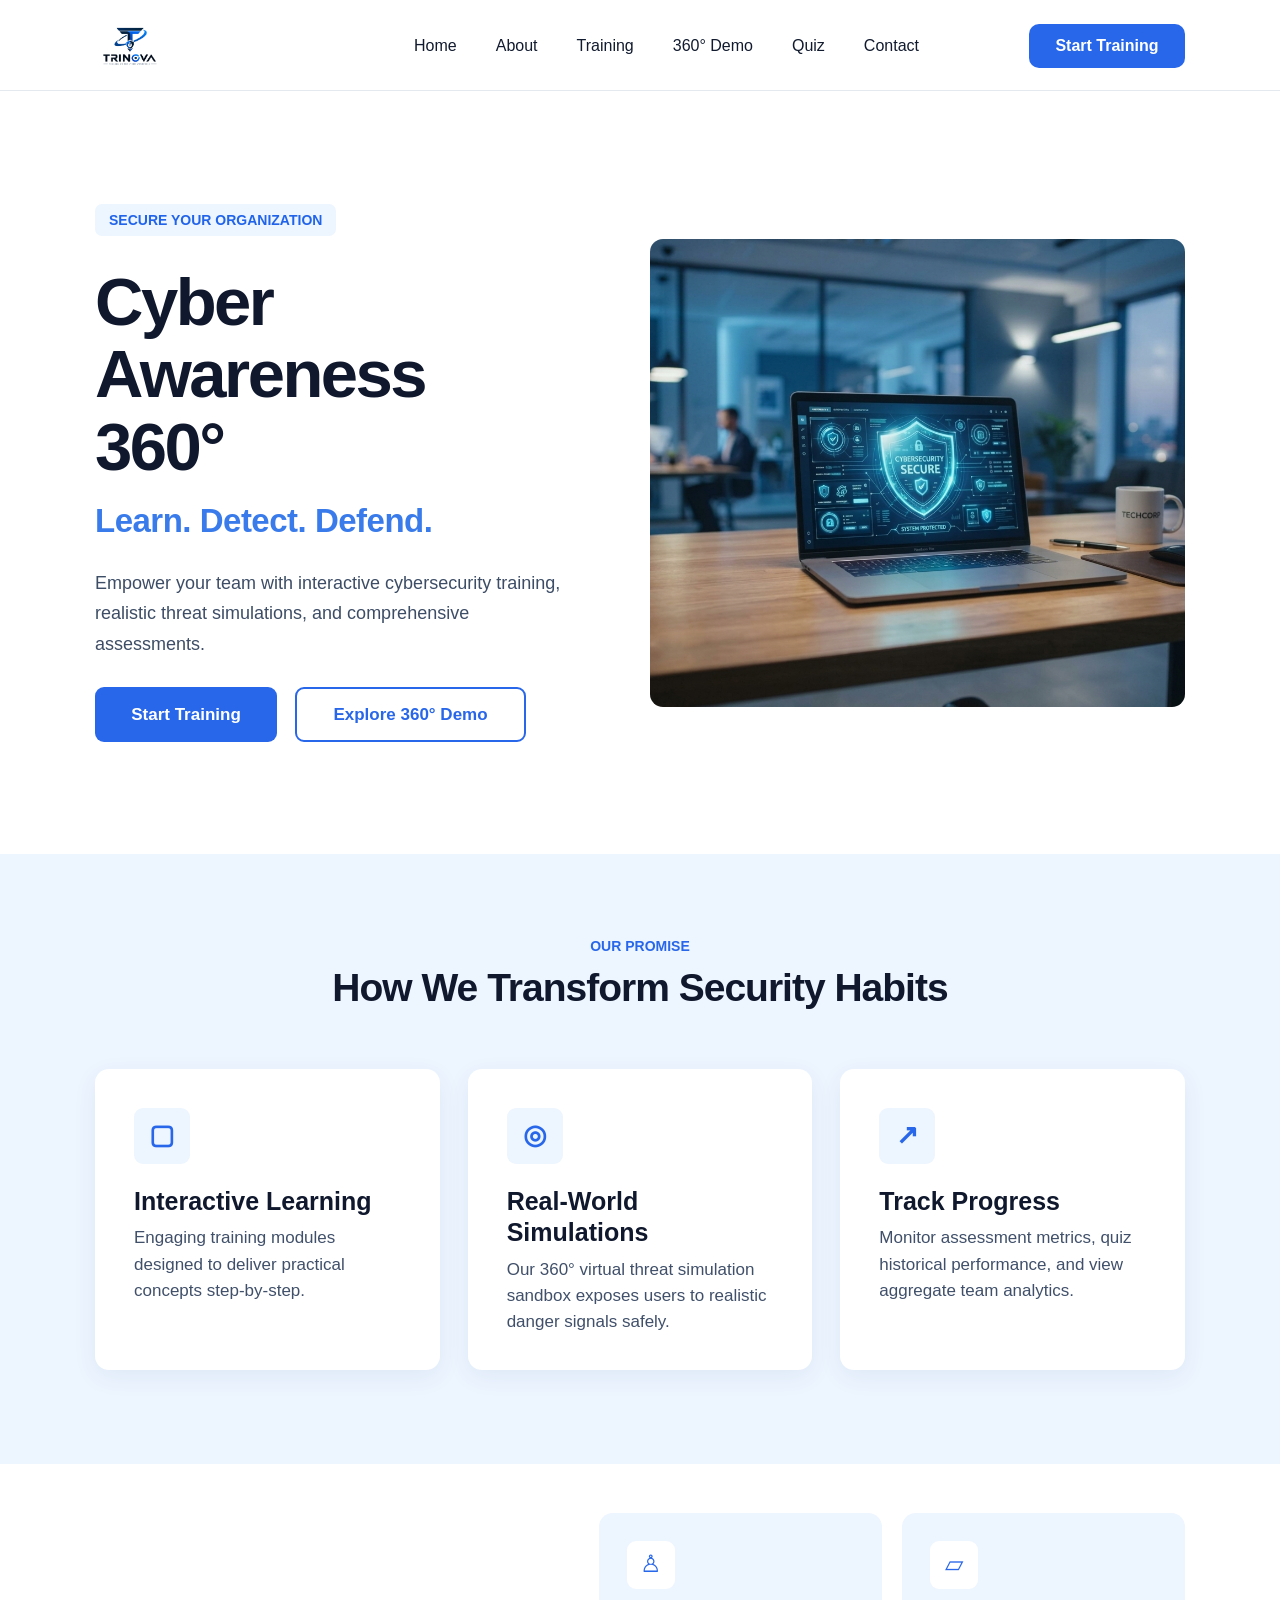
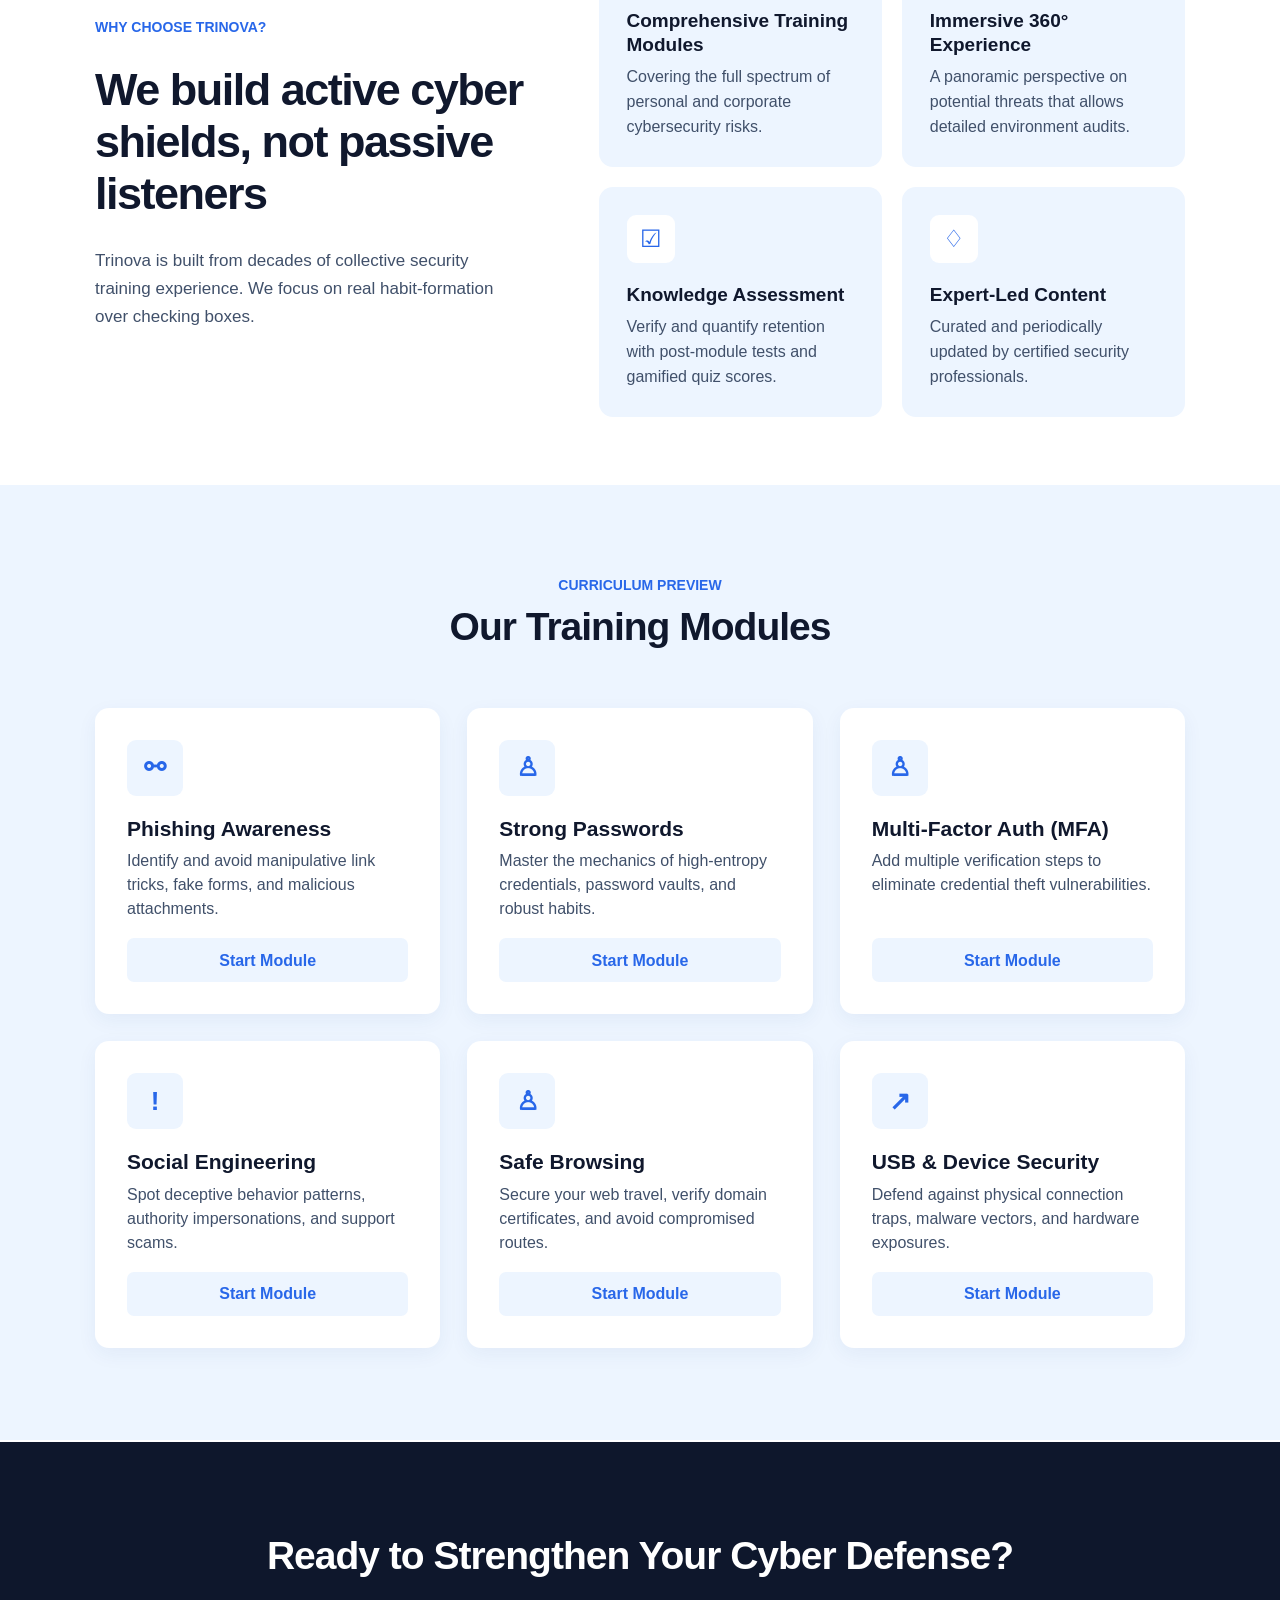
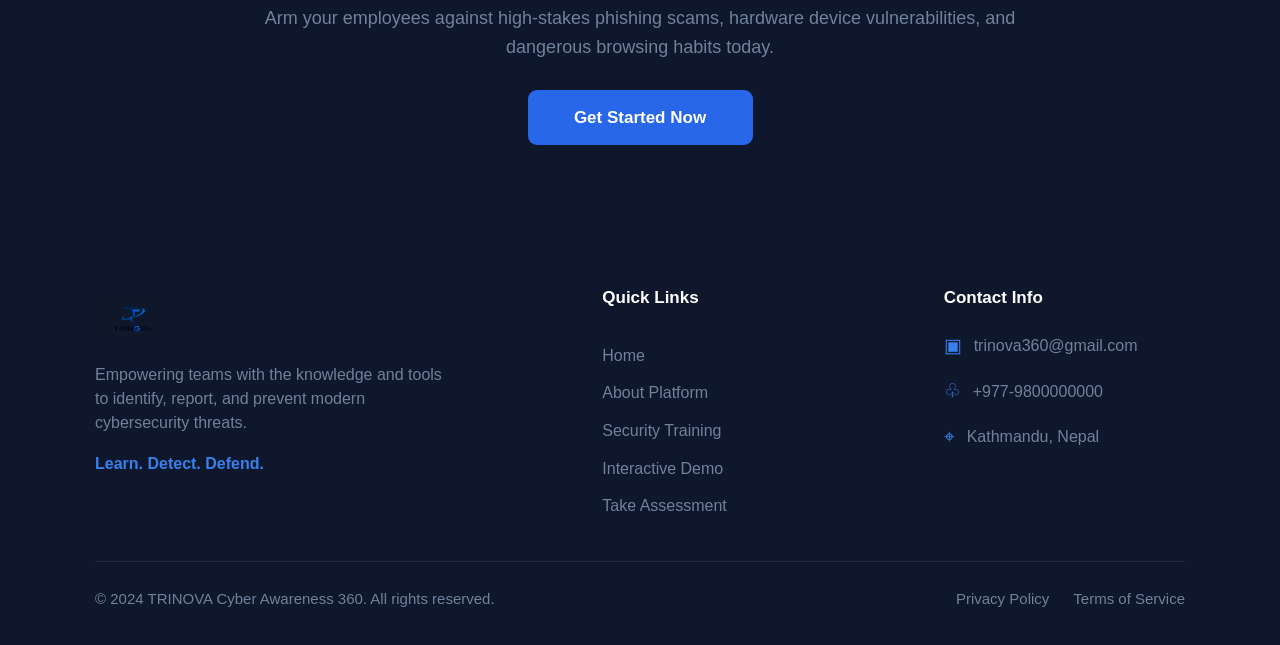
<file: index.html>
<!DOCTYPE html>
<html lang="en">
<head>
    <meta charset="UTF-8">
    <meta name="viewport" content="width=device-width, initial-scale=1.0">

    <title>TRINOVA Cyber Awareness 360°</title>

    <!-- Font used for the design -->
    <link rel="preconnect" href="https://fonts.googleapis.com">
    <link rel="preconnect" href="https://fonts.gstatic.com" crossorigin>
    <link href="https://fonts.googleapis.com/css2?family=Inter:wght@400;500;600;700;800&display=swap" rel="stylesheet">

    <link rel="stylesheet" href="style.css">
</head>

<body>

<!-- =====================================================
     NAVBAR
===================================================== -->

<header class="tn-navbar">

    <div class="tn-navbar-inner">

        <!-- LOGO -->
        <a href="#home" class="tn-logo">
            <!-- Change only this image filename if needed -->
            <img src="images/trinova-logo.png" alt="TRINOVA Logo">
        </a>


        <!-- NAVIGATION -->
        <nav class="tn-navigation">

            <a href="index.html">Home</a>
            <a href="about.html">About</a>
            <a href="training.html">Training</a>
            <a href="demo.html">360° Demo</a>
            <a href="quiz.html">Quiz</a>
            <a href="contact.html">Contact</a>
        </nav>


        <!-- NAV BUTTON -->
        <a href="https://trinova-cyber-awareness.vercel.app/" target="_blank" class="tn-nav-training">
            Start Training
        </a>

    </div>

</header>


<!-- =====================================================
     MAIN
===================================================== -->

<main>


<!-- =====================================================
     HERO / HOME
===================================================== -->

<section id="home" class="tn-hero">

    <div class="tn-hero-inner">


        <!-- LEFT CONTENT -->

        <div class="tn-hero-content">

            <div class="tn-hero-badge">
                SECURE YOUR ORGANIZATION
            </div>


            <h1 class="tn-hero-title">
                Cyber Awareness<br>
                360°
            </h1>


            <h2 class="tn-hero-subtitle">
                Learn. Detect. Defend.
            </h2>


            <p class="tn-hero-description">
                Empower your team with interactive cybersecurity training,
                realistic threat simulations, and comprehensive assessments.
            </p>


            <div class="tn-hero-buttons">

                <a href="https://trinova-cyber-awareness.vercel.app/" target="_blank" class="tn-primary-button">
                    Start Training
                </a>

                <a href="#demo" class="tn-secondary-button">
                    Explore 360° Demo
                </a>

            </div>

        </div>


        <!-- RIGHT IMAGE -->

        <div class="tn-hero-image">

            <!-- Replace cybersecurity.jpg with your image filename -->
            <img src="images/home.jpg"
                 alt="Cybersecurity Awareness">

        </div>

    </div>

</section>



<!-- =====================================================
     OUR PROMISE
===================================================== -->

<section id="about" class="tn-promise">

    <div class="tn-section-heading">

        <div class="tn-small-title">
            OUR PROMISE
        </div>

        <h2>
            How We Transform Security Habits
        </h2>

    </div>


    <div class="tn-promise-grid">


        <!-- CARD 1 -->

        <div class="tn-promise-card">

            <div class="tn-icon-box">
                <span>▢</span>
            </div>

            <h3>
                Interactive Learning
            </h3>

            <p>
                Engaging training modules designed to deliver
                practical concepts step-by-step.
            </p>

        </div>


        <!-- CARD 2 -->

        <div class="tn-promise-card">

            <div class="tn-icon-box">
                <span>◎</span>
            </div>

            <h3>
                Real-World Simulations
            </h3>

            <p>
                Our 360° virtual threat simulation sandbox exposes
                users to realistic danger signals safely.
            </p>

        </div>


        <!-- CARD 3 -->

        <div class="tn-promise-card">

            <div class="tn-icon-box">
                <span>↗</span>
            </div>

            <h3>
                Track Progress
            </h3>

            <p>
                Monitor assessment metrics, quiz historical
                performance, and view aggregate team analytics.
            </p>

        </div>

    </div>

</section>



<!-- =====================================================
     WHY CHOOSE TRINOVA
===================================================== -->

<section class="tn-why">

    <div class="tn-why-inner">


        <!-- LEFT -->

        <div class="tn-why-left">

            <div class="tn-small-title">
                WHY CHOOSE TRINOVA?
            </div>

            <h2>
                We build active cyber
                shields, not passive
                listeners
            </h2>

            <p>
                Trinova is built from decades of collective security training
                experience. We focus on real habit-formation over checking boxes.
            </p>

        </div>


        <!-- RIGHT -->

        <div class="tn-why-grid">


            <div class="tn-feature-card">

                <div class="tn-feature-icon">
                    ♙
                </div>

                <h3>
                    Comprehensive Training Modules
                </h3>

                <p>
                    Covering the full spectrum of personal and
                    corporate cybersecurity risks.
                </p>

            </div>


            <div class="tn-feature-card">

                <div class="tn-feature-icon">
                    ▱
                </div>

                <h3>
                    Immersive 360° Experience
                </h3>

                <p>
                    A panoramic perspective on potential threats
                    that allows detailed environment audits.
                </p>

            </div>


            <div class="tn-feature-card">

                <div class="tn-feature-icon">
                    ☑
                </div>

                <h3>
                    Knowledge Assessment
                </h3>

                <p>
                    Verify and quantify retention with post-module
                    tests and gamified quiz scores.
                </p>

            </div>


            <div class="tn-feature-card">

                <div class="tn-feature-icon">
                    ♢
                </div>

                <h3>
                    Expert-Led Content
                </h3>

                <p>
                    Curated and periodically updated by certified
                    security professionals.
                </p>

            </div>

        </div>

    </div>

</section>



<!-- =====================================================
     TRAINING MODULES
===================================================== -->

<section id="training" class="tn-training">

    <div class="tn-section-heading">

        <div class="tn-small-title">
            CURRICULUM PREVIEW
        </div>

        <h2>
            Our Training Modules
        </h2>

    </div>


    <div class="tn-training-grid">


        <!-- MODULE 1 -->

        <div class="tn-training-card">

            <div class="tn-training-icon">
                ⚯
            </div>

            <h3>
                Phishing Awareness
            </h3>

            <p>
                Identify and avoid manipulative link tricks, fake forms,
                and malicious attachments.
            </p>

            <a href="#" class="tn-module-button">
                Start Module
            </a>

        </div>


        <!-- MODULE 2 -->

        <div class="tn-training-card">

            <div class="tn-training-icon">
                ♙
            </div>

            <h3>
                Strong Passwords
            </h3>

            <p>
                Master the mechanics of high-entropy credentials,
                password vaults, and robust habits.
            </p>

            <a href="#" class="tn-module-button">
                Start Module
            </a>

        </div>


        <!-- MODULE 3 -->

        <div class="tn-training-card">

            <div class="tn-training-icon">
                ♙
            </div>

            <h3>
                Multi-Factor Auth (MFA)
            </h3>

            <p>
                Add multiple verification steps to eliminate credential
                theft vulnerabilities.
            </p>

            <a href="#" class="tn-module-button">
                Start Module
            </a>

        </div>


        <!-- MODULE 4 -->

        <div class="tn-training-card">

            <div class="tn-training-icon">
                !
            </div>

            <h3>
                Social Engineering
            </h3>

            <p>
                Spot deceptive behavior patterns, authority
                impersonations, and support scams.
            </p>

            <a href="#" class="tn-module-button">
                Start Module
            </a>

        </div>


        <!-- MODULE 5 -->

        <div class="tn-training-card">

            <div class="tn-training-icon">
                ♙
            </div>

            <h3>
                Safe Browsing
            </h3>

            <p>
                Secure your web travel, verify domain certificates,
                and avoid compromised routes.
            </p>

            <a href="#" class="tn-module-button">
                Start Module
            </a>

        </div>


        <!-- MODULE 6 -->

        <div class="tn-training-card">

            <div class="tn-training-icon">
                ↗
            </div>

            <h3>
                USB & Device Security
            </h3>

            <p>
                Defend against physical connection traps, malware
                vectors, and hardware exposures.
            </p>

            <a href="#" class="tn-module-button">
                Start Module
            </a>

        </div>

    </div>

</section>



<!-- =====================================================
     360 DEMO
===================================================== -->

<section id="demo" class="tn-demo-placeholder">

    <h2>360° Demo</h2>

</section>



<!-- =====================================================
     QUIZ
===================================================== -->

<section id="quiz" class="tn-quiz-placeholder">

    <h2>Cybersecurity Quiz</h2>

</section>



<!-- =====================================================
     CTA
===================================================== -->

<section class="tn-cta">

    <div class="tn-cta-inner">

        <h2>
            Ready to Strengthen Your Cyber Defense?
        </h2>

        <p>
            Arm your employees against high-stakes phishing scams,
            hardware device vulnerabilities, and dangerous browsing habits today.
        </p>

        <a href="#training" class="tn-cta-button">
            Get Started Now
        </a>

    </div>

</section>


</main>



<!-- =====================================================
     FOOTER
===================================================== -->

<footer id="contact" class="tn-footer">

    <div class="tn-footer-content">


        <!-- FOOTER BRAND -->

        <div class="tn-footer-brand">

            <a href="#home" class="tn-footer-logo">
                <img src="images/trinova-logoo.png" alt="TRINOVA">
            </a>

            <p>
                Empowering teams with the knowledge and tools to identify,
                report, and prevent modern cybersecurity threats.
            </p>

            <strong>
                Learn. Detect. Defend.
            </strong>

        </div>


        <!-- QUICK LINKS -->

        <div class="tn-footer-links">

            <h3>
                Quick Links
            </h3>

            <a href="#home">Home</a>
            <a href="#about">About Platform</a>
            <a href="#training">Security Training</a>
            <a href="#demo">Interactive Demo</a>
            <a href="#quiz">Take Assessment</a>

        </div>


        <!-- CONTACT -->

        <div class="tn-footer-contact">

            <h3>
                Contact Info
            </h3>

            <p>
                <span>▣</span>
                trinova360@gmail.com
            </p>

            <p>
                <span>♧</span>
                +977-9800000000
            </p>

            <p>
                <span>⌖</span>
                Kathmandu, Nepal
            </p>

        </div>

    </div>


    <div class="tn-footer-bottom">

        <p>
            © 2024 TRINOVA Cyber Awareness 360. All rights reserved.
        </p>

        <div>
            <a href="#">Privacy Policy</a>
            <a href="#">Terms of Service</a>
        </div>

    </div>

</footer>


<script src="script.js"></script>

</body>
</html>
</file>
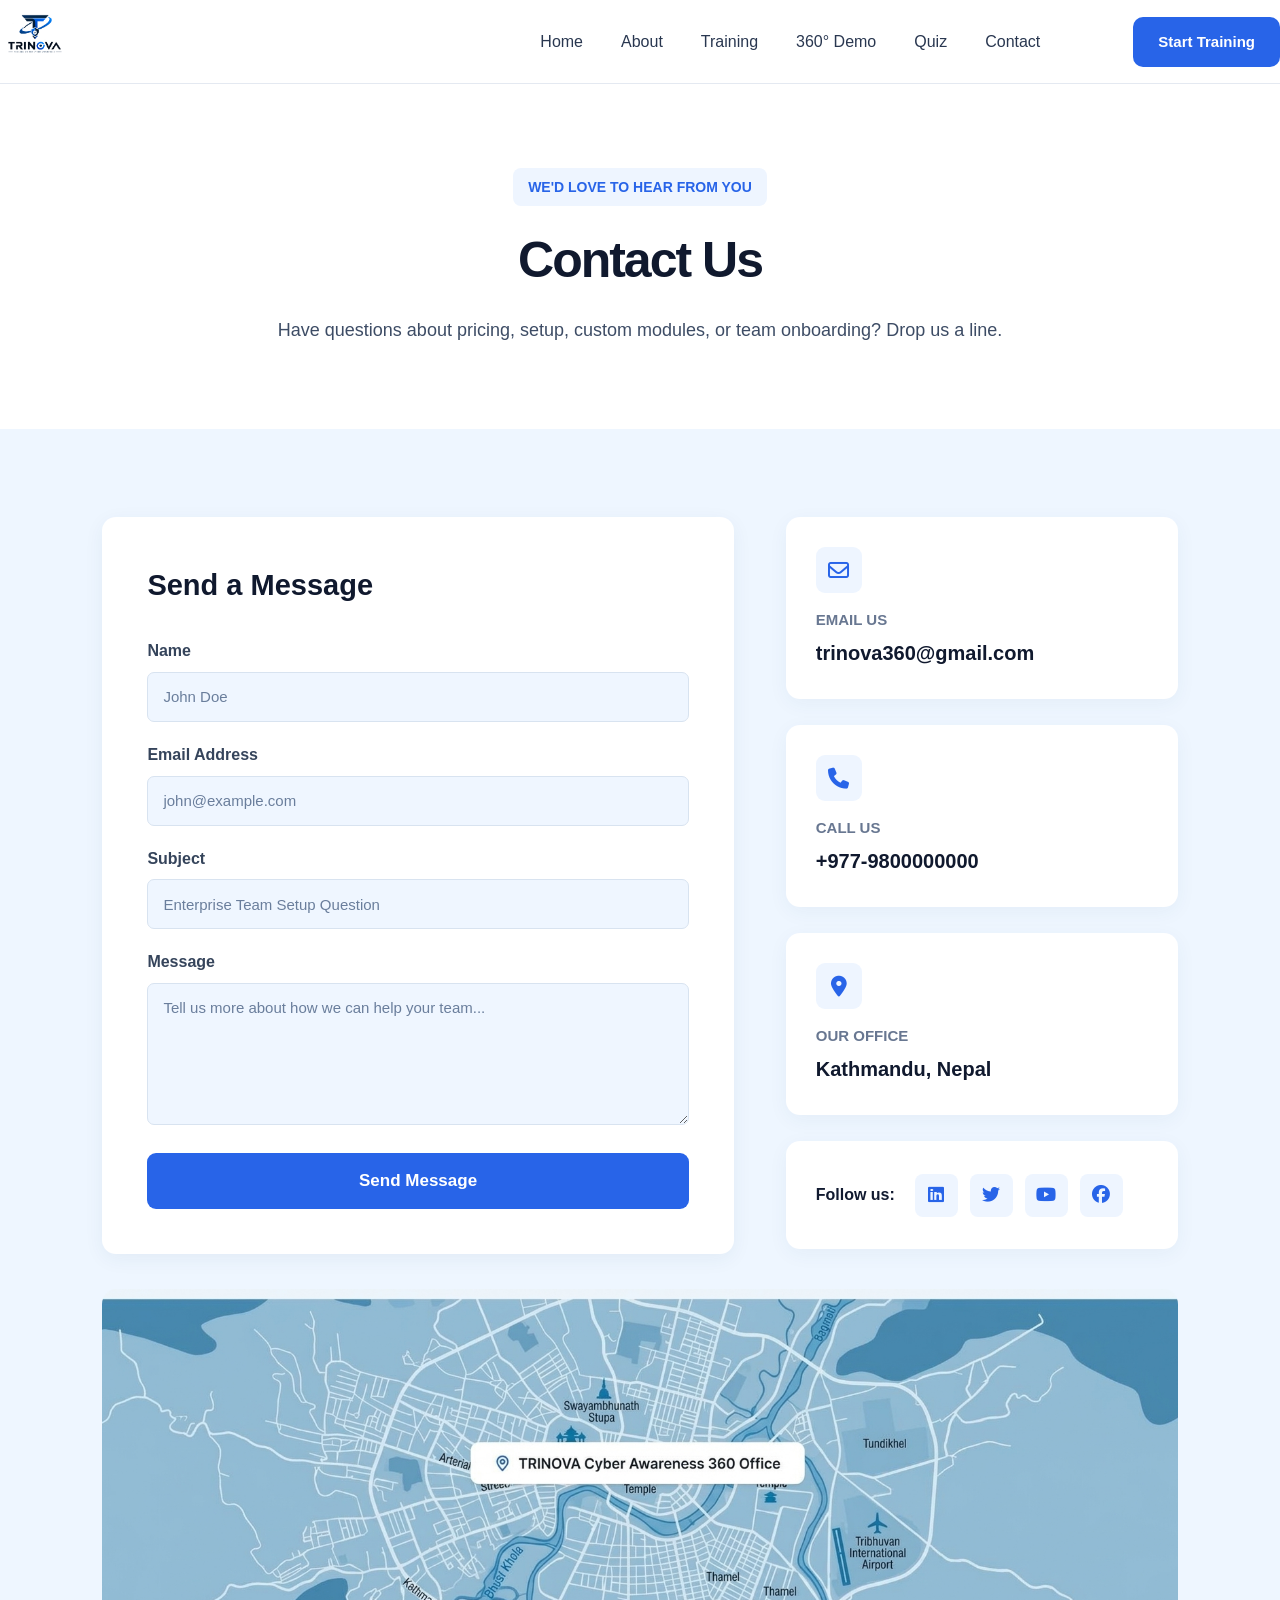
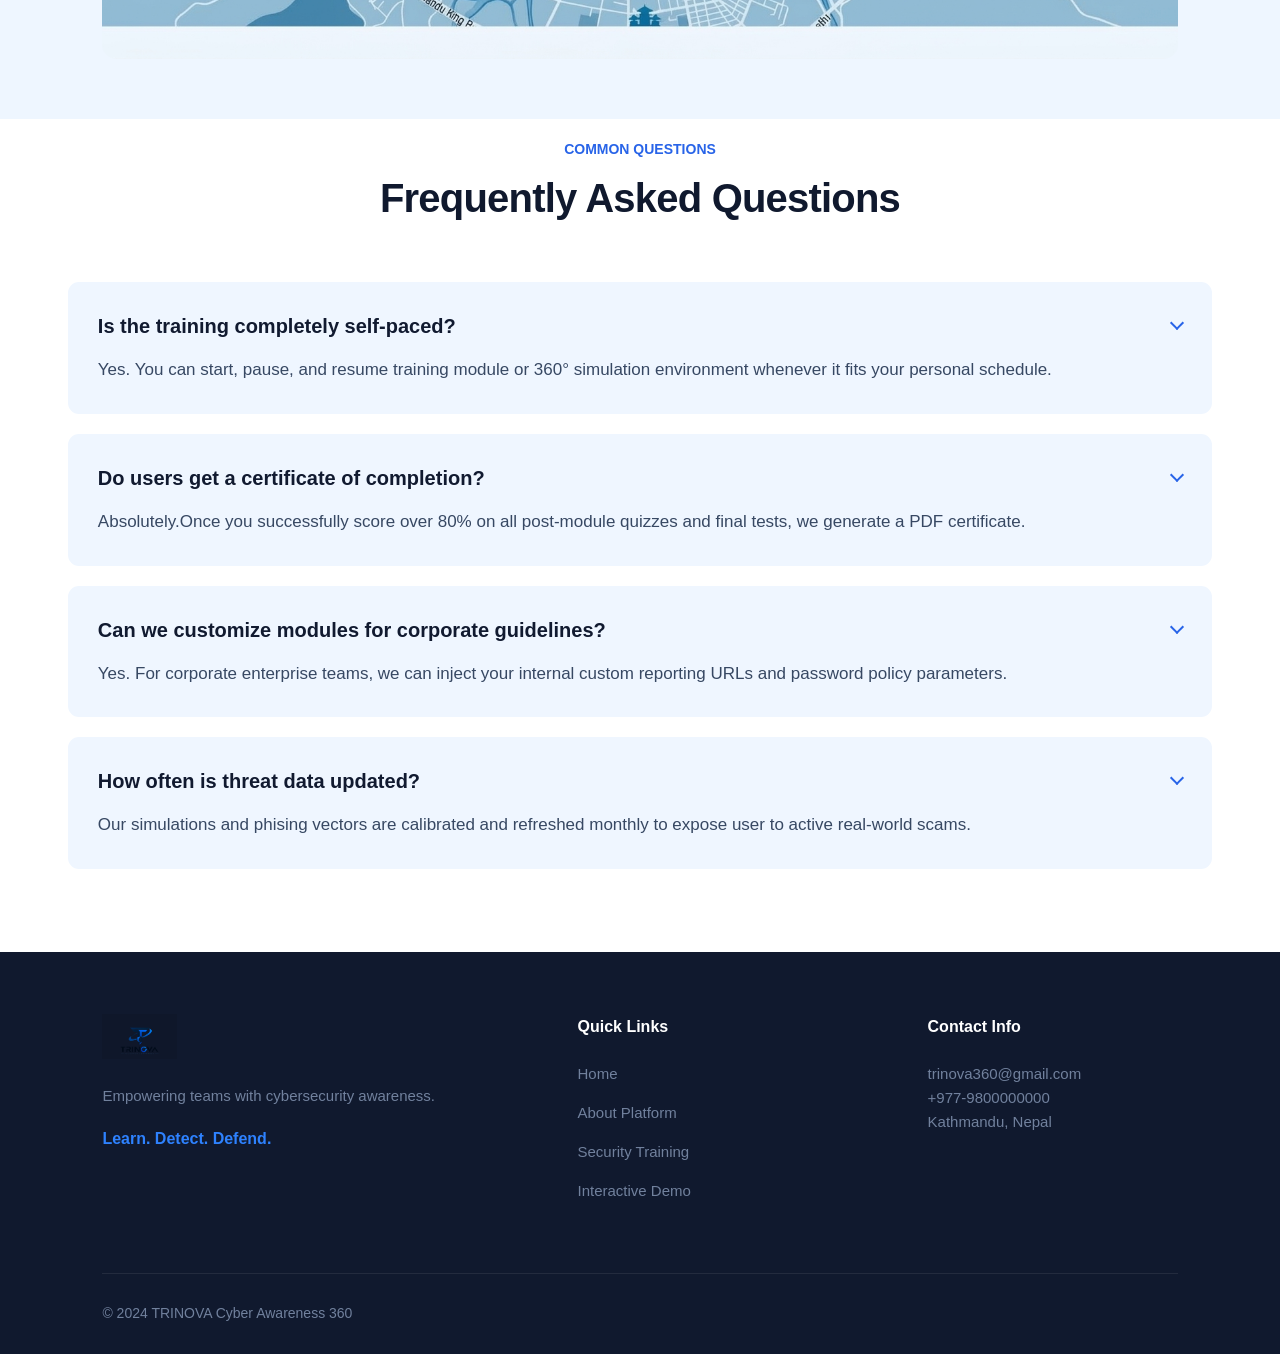
<file: contact.html>
<!DOCTYPE html>
<html lang="en">
<head>
    <meta charset="UTF-8">
    <meta name="viewport" content="width=device-width, initial-scale=1.0">
    <title>TRINOVA Contact</title>

    <link rel="stylesheet" href="style.css">

    <link rel="stylesheet"
        href="https://cdnjs.cloudflare.com/ajax/libs/font-awesome/6.5.2/css/all.min.css">
</head>
<body>

    <!-- Navbar -->
    <header class="navbar">
         <img src="images/trinova-logo.png" alt="TRINOVA" class="footer-logo">

        <nav>
    <ul>
        <li><a href="index.html">Home</a></li>
        <li><a href="about.html">About</a></li>
        <li><a href="training.html">Training</a></li>
        <li><a href="demo.html">360° Demo</a></li>
        <li><a href="quiz.html">Quiz</a></li>
        <li><a href="contact.html">Contact</a></li>
    </ul>
</nav>

        <a href="https://trinova-cyber-awareness.vercel.app/" target="_blank" class="btn">Start Training</a>
    </header>

    <!-- Hero -->
    <section class="hero">
        <span class="tag">WE'D LOVE TO HEAR FROM YOU</span>
        <h1>Contact Us</h1>
        <p>
            Have questions about pricing, setup, custom modules,
            or team onboarding? Drop us a line.
        </p>
    </section>

    <!-- Contact Section -->
    <section class="contact-section">

        <div class="left">

            <div class="form-box">
                <h2>Send a Message</h2>

                <form>
                    <label>Name</label>
                    <input type="text" placeholder="John Doe">

                    <label>Email Address</label>
                    <input type="email" placeholder="john@example.com">

                    <label>Subject</label>
                    <input type="text"
                        placeholder="Enterprise Team Setup Question">

                    <label>Message</label>
                    <textarea
                        placeholder="Tell us more about how we can help your team..."></textarea>

                    <button type="submit" class="submit-btn">
                        Send Message
                    </button>
                </form>
            </div>

        </div>

        <div class="right">

            <div class="card">
                <i class="fa-regular fa-envelope"></i>
                <h4>EMAIL US</h4>
                <p>trinova360@gmail.com</p>
            </div>

            <div class="card">
                <i class="fa-solid fa-phone"></i>
                <h4>CALL US</h4>
                <p>+977-9800000000</p>
            </div>

            <div class="card">
                <i class="fa-solid fa-location-dot"></i>
                <h4>OUR OFFICE</h4>
                <p>Kathmandu, Nepal</p>
            </div>

            <div class="social-card">
                <span>Follow us:</span>

                <div class="socials">
                    <a href="#"><i class="fab fa-linkedin"></i></a>
                    <a href="#"><i class="fab fa-twitter"></i></a>
                    <a href="#"><i class="fab fa-youtube"></i></a>
                    <a href="#"><i class="fab fa-facebook"></i></a>
                </div>
            </div>

        </div>

    </section>

    <!-- Map -->
    <section class="map">
        <img src="images/map.jpg" alt="map">
    </section>

    <!-- FAQ -->
    <section class="faq">

        <div class="title">
            <span>COMMON QUESTIONS</span>
            <h2>Frequently Asked Questions</h2>
        </div>

        <div class="faq-box">
            <h3>Is the training completely self-paced?</h3>
            <p>
                Yes. You can start, pause, and resume training module or 360° simulation environment whenever it fits your personal schedule.
            </p>
        </div>

        <div class="faq-box">
            <h3>Do users get a certificate of completion?</h3>
            <p>
                Absolutely.Once you successfully score over 80% on all post-module quizzes and final tests, we generate a PDF certificate.
            </p>
        </div>

        <div class="faq-box">
            <h3>Can we customize modules for corporate guidelines?</h3>
            <p>
                Yes. For corporate enterprise teams, we can inject your internal custom reporting URLs and password policy parameters.
            </p>
        </div>

        <div class="faq-box">
            <h3>How often is threat data updated?</h3>
            <p>
                Our simulations and phising vectors are calibrated and refreshed monthly to expose user to active real-world scams.
            </p>
        </div>

    </section>

    <!-- Footer -->
    <footer>

        <div class="footer-container">

            <div>
                 <img src="images/trinova-logoo.png" alt="TRINOVA" class="footer-logo">
                <p>
                    Empowering teams with cybersecurity awareness.
                </p>

                <h4>Learn. Detect. Defend.</h4>
            </div>

            <div>
                <h3>Quick Links</h3>

                <a href="#">Home</a>
                <a href="#">About Platform</a>
                <a href="#">Security Training</a>
                <a href="#">Interactive Demo</a>
            </div>

            <div>
                <h3>Contact Info</h3>

                <p>trinova360@gmail.com</p>
                <p>+977-9800000000</p>
                <p>Kathmandu, Nepal</p>
            </div>

        </div>

        <hr>

        <div class="bottom">
            © 2024 TRINOVA Cyber Awareness 360
        </div>

    </footer>

</body>
</html>
</file>
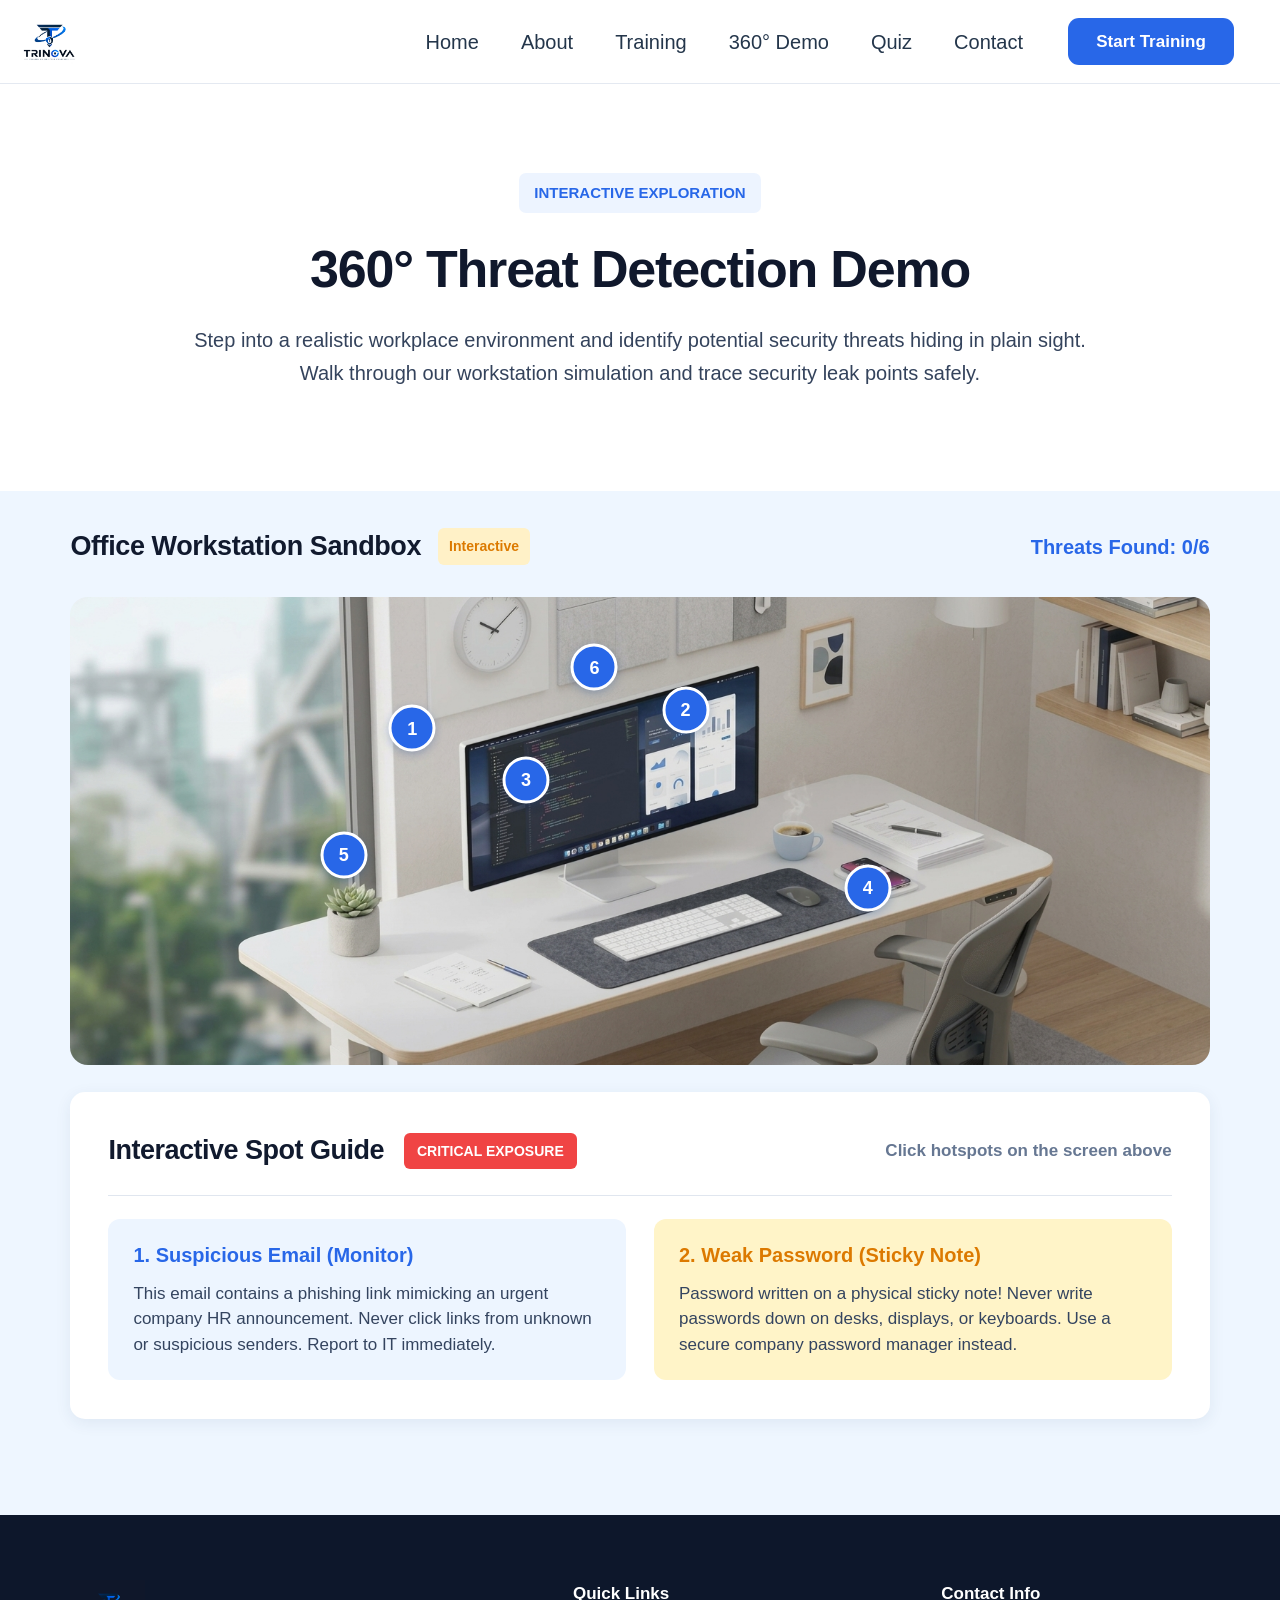
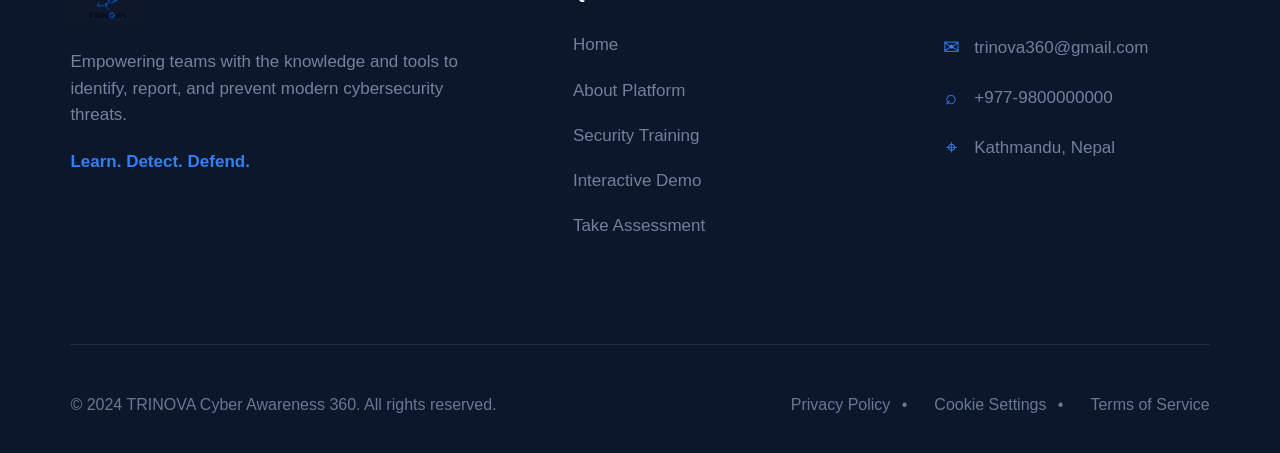
<file: demo.html>
<!DOCTYPE html>
<html lang="en">
<head>
    <meta charset="UTF-8">
    <meta name="viewport" content="width=device-width, initial-scale=1.0">

    <title>TRINOVA Cyber Awareness 360</title>

    <link rel="stylesheet" href="style.css">
</head>

<body>

    <!-- =========================================
         NAVBAR
    ========================================== -->
    <header class="navbar">

        <div class="nav-container">

            <!-- LOGO -->
            <a href="#" class="logo">
                <!-- YOUR LOGO HERE -->
                <img src="images/trinova-logo.png" alt="TRINOVA Logo">
            </a>

            <!-- NAVIGATION -->
            <nav class="nav-menu">

                <a href="index.html">Home</a>
            <a href="about.html">About</a>
            <a href="training.html">Training</a>
            <a href="demo.html">360° Demo</a>
            <a href="quiz.html">Quiz</a>
            <a href="contact.html">Contact</a>

            </nav>

            <!-- START TRAINING -->
            <a href="https://trinova-cyber-awareness.vercel.app/" target="_blank" class="training-btn">
                Start Training
            </a>

        </div>

    </header>


    <!-- =========================================
         HERO SECTION
    ========================================== -->
    <section class="hero-section">

        <div class="hero-content">

            <div class="hero-badge">
                INTERACTIVE EXPLORATION
            </div>

            <h1>
                360° Threat Detection Demo
            </h1>

            <p>
                Step into a realistic workplace environment and identify potential security threats hiding in plain sight.<br>
                Walk through our workstation simulation and trace security leak points safely.
            </p>

        </div>

    </section>


    <!-- =========================================
         WORKSTATION SECTION
    ========================================== -->
    <main class="demo-section">

        <div class="demo-container">

            <!-- TOP HEADER -->
            <div class="sandbox-header">

                <div class="sandbox-title">

                    <h2>
                        Office Workstation Sandbox
                    </h2>

                    <span class="interactive-label">
                        Interactive
                    </span>

                </div>

                <div class="threat-counter">
                    Threats Found: <span id="threatCount">0</span>/6
                </div>

            </div>


            <!-- IMAGE AREA -->
            <div class="workstation-wrapper">

                <!-- YOUR WORKSTATION IMAGE -->
                <img
                    src="images/demo.jpg"
                    alt="Office Workstation"
                    class="workstation-image"
                >


                <!-- =====================================
                     HOTSPOT 1
                ====================================== -->
                <button
                    class="hotspot"
                    data-id="1"
                    style="left: 30%; top: 28%;"
                    aria-label="Threat 1"
                >
                    1
                </button>


                <!-- =====================================
                     HOTSPOT 2
                ====================================== -->
                <button
                    class="hotspot"
                    data-id="2"
                    style="left: 54%; top: 24%;"
                    aria-label="Threat 2"
                >
                    2
                </button>


                <!-- =====================================
                     HOTSPOT 3
                ====================================== -->
                <button
                    class="hotspot"
                    data-id="3"
                    style="left: 40%; top: 39%;"
                    aria-label="Threat 3"
                >
                    3
                </button>


                <!-- =====================================
                     HOTSPOT 4
                ====================================== -->
                <button
                    class="hotspot"
                    data-id="4"
                    style="left: 70%; top: 62%;"
                    aria-label="Threat 4"
                >
                    4
                </button>


                <!-- =====================================
                     HOTSPOT 5
                ====================================== -->
                <button
                    class="hotspot"
                    data-id="5"
                    style="left: 24%; top: 55%;"
                    aria-label="Threat 5"
                >
                    5
                </button>


                <!-- =====================================
                     HOTSPOT 6
                ====================================== -->
                <button
                    class="hotspot"
                    data-id="6"
                    style="left: 46%; top: 15%;"
                    aria-label="Threat 6"
                >
                    6
                </button>

            </div>


            <!-- =========================================
                 INTERACTIVE GUIDE
            ========================================== -->
            <section class="guide-section">

                <div class="guide-header">

                    <div class="guide-title">

                        <h2>
                            Interactive Spot Guide
                        </h2>

                        <span class="critical-label">
                            CRITICAL EXPOSURE
                        </span>

                    </div>

                    <p>
                        Click hotspots on the screen above
                    </p>

                </div>


                <div class="guide-divider"></div>


                <!-- THREAT CARDS -->
                <div class="threat-grid" id="threatGrid">

                    <!-- CARD 1 -->
                    <article
                        class="threat-card blue-card"
                        data-threat="1"
                    >

                        <h3>
                            1. Suspicious Email (Monitor)
                        </h3>

                        <p>
                            This email contains a phishing link mimicking an urgent company HR announcement.
                            Never click links from unknown or suspicious senders.
                            Report to IT immediately.
                        </p>

                    </article>


                    <!-- CARD 2 -->
                    <article
                        class="threat-card yellow-card"
                        data-threat="2"
                    >

                        <h3>
                            2. Weak Password (Sticky Note)
                        </h3>

                        <p>
                            Password written on a physical sticky note!
                            Never write passwords down on desks, displays, or keyboards.
                            Use a secure company password manager instead.
                        </p>

                    </article>


                    <!-- CARD 3 -->
                    <article
                        class="threat-card blue-card hidden-threat"
                        data-threat="3"
                    >

                        <h3>
                            3. Sensitive Information on Screen
                        </h3>

                        <p>
                            Sensitive company information is visible on the monitor.
                            Always lock your screen when leaving your workstation
                            and avoid exposing confidential information.
                        </p>

                    </article>


                    <!-- CARD 4 -->
                    <article
                        class="threat-card yellow-card hidden-threat"
                        data-threat="4"
                    >

                        <h3>
                            4. Unsecured Mobile Device
                        </h3>

                        <p>
                            A mobile device containing sensitive information has
                            been left unsecured. Keep company devices protected
                            and never leave them unattended.
                        </p>

                    </article>


                    <!-- CARD 5 -->
                    <article
                        class="threat-card blue-card hidden-threat"
                        data-threat="5"
                    >

                        <h3>
                            5. Unauthorized Visitor Risk
                        </h3>

                        <p>
                            An unattended area near the workstation can provide
                            unauthorized people access to the office environment.
                            Keep restricted areas secure at all times.
                        </p>

                    </article>


                    <!-- CARD 6 -->
                    <article
                        class="threat-card yellow-card hidden-threat"
                        data-threat="6"
                    >

                        <h3>
                            6. Unlocked Workstation
                        </h3>

                        <p>
                            The workstation is accessible without proper protection.
                            Always lock your computer before stepping away from your desk.
                        </p>

                    </article>

                </div>

            </section>

        </div>

    </main>


    <!-- =========================================
         FOOTER
    ========================================== -->
    <footer class="footer">

        <div class="footer-container">

            <!-- COLUMN 1 -->
            <div class="footer-about">

                <!-- YOUR LOGO -->
                <img
                    src="images/trinova-logoo.png"
                    alt="TRINOVA Logo"
                    class="footer-logo"
                >

                <p>
                    Empowering teams with the knowledge and
                    tools to identify, report, and prevent modern
                    cybersecurity threats.
                </p>

                <strong>
                    Learn. Detect. Defend.
                </strong>

            </div>


            <!-- COLUMN 2 -->
            <div class="footer-links">

                <h3>
                    Quick Links
                </h3>

                <a href="#">Home</a>

                <a href="#">About Platform</a>

                <a href="#">Security Training</a>

                <a href="#">Interactive Demo</a>

                <a href="#">Take Assessment</a>

            </div>


            <!-- COLUMN 3 -->
            <div class="footer-contact">

                <h3>
                    Contact Info
                </h3>

                <p>
                    <span class="contact-icon">✉</span>
                    trinova360@gmail.com
                </p>

                <p>
                    <span class="contact-icon">⌕</span>
                    +977-9800000000
                </p>

                <p>
                    <span class="contact-icon">⌖</span>
                    Kathmandu, Nepal
                </p>

            </div>

        </div>


        <!-- FOOTER BOTTOM -->
        <div class="footer-bottom">

            <p>
                © 2024 TRINOVA Cyber Awareness 360. All rights reserved.
            </p>

            <div class="footer-bottom-links">

                <a href="#">Privacy Policy</a>

                <a href="#">Cookie Settings</a>

                <a href="#">Terms of Service</a>

            </div>

        </div>

    </footer>


    <script src="script.js"></script>

</body>
</html>
</file>
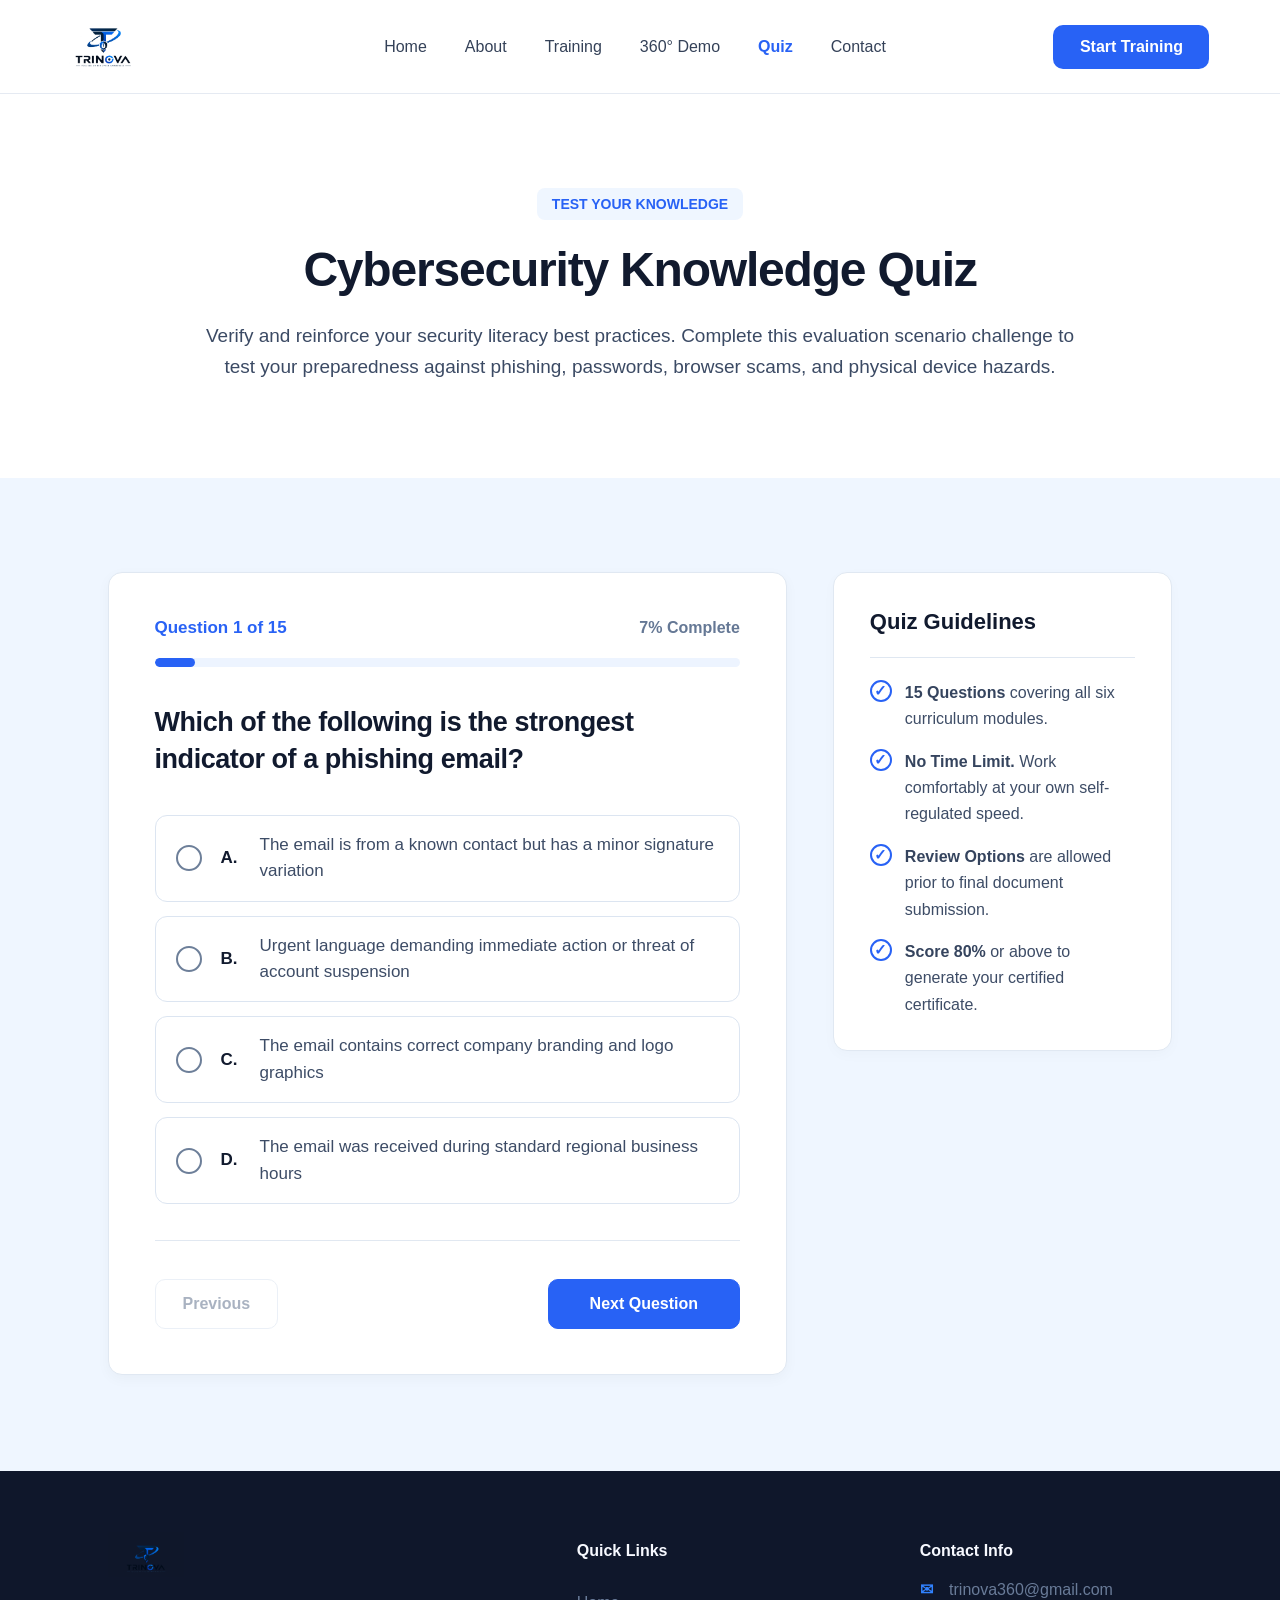
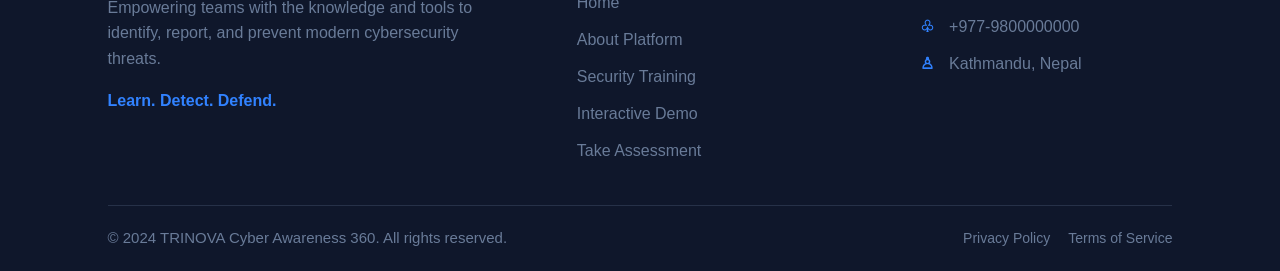
<file: quiz.html>
<!DOCTYPE html>
<html lang="en">
<head>
    <meta charset="UTF-8">
    <meta name="viewport" content="width=device-width, initial-scale=1.0">
    <title>Cybersecurity Knowledge Quiz | TRINOVA</title>

    <link rel="stylesheet" href="style.css">
</head>

<body class="quiz-page">

    <!-- NAVBAR -->
    <header class="quiz-navbar">
        <a href="home.html" class="quiz-logo" aria-label="TRINOVA Home">
          
            <img src="images/trinova-logo.png" alt="TRINOVA Logo">
        </a>

        <button class="quiz-menu-toggle"
                id="mobileMenuButton"
                aria-label="Open navigation menu"
                aria-expanded="false">
            ☰
        </button>

        <nav class="quiz-nav-links" id="quizNavLinks">
            <a href="home.html">Home</a>
            <a href="about.html">About</a>
            <a href="training.html">Training</a>
            <a href="demo.html">360° Demo</a>
            <a href="index.html" class="nav-active" aria-current="page">Quiz</a>
            <a href="contact.html">Contact</a>
        </nav>

        <a href="https://trinova-cyber-awareness.vercel.app/" target="_blank" class="quiz-start-button">
            Start Training
        </a>
    </header>


    <!-- HERO SECTION -->
    <section class="quiz-hero">
        <div class="quiz-hero-content">
            <span class="quiz-eyebrow">TEST YOUR KNOWLEDGE</span>

            <h1>Cybersecurity Knowledge Quiz</h1>

            <p>
                Verify and reinforce your security literacy best practices.
                Complete this evaluation scenario challenge to<br class="desktop-break">
                test your preparedness against phishing, passwords,
                browser scams, and physical device hazards.
            </p>
        </div>
    </section>


    <!-- QUIZ SECTION -->
    <main class="quiz-main" id="quiz">

        <section class="quiz-card" aria-label="Cybersecurity quiz">

            <div class="quiz-progress-heading">
                <span id="questionCounter">Question 1 of 15</span>
                <span id="questionCompletion">6% Complete</span>
            </div>

            <div
                class="quiz-progress-track"
                id="progressTrack"
                role="progressbar"
                aria-label="Quiz progress"
                aria-valuemin="0"
                aria-valuemax="15"
                aria-valuenow="1">
                <div class="quiz-progress-bar" id="progressBar"></div>
            </div>

            <div id="questionContent">
                <h2 class="quiz-question" id="questionHeading">
                    Which of the following is the strongest indicator of a phishing email?
                </h2>

                <div class="quiz-answers" id="answerOptions"></div>
            </div>

            <div class="quiz-feedback" id="quizFeedback" aria-live="polite"></div>

            <div class="quiz-card-divider"></div>

            <div class="quiz-navigation">
                <button class="quiz-previous-button" id="previousQuestion" type="button">
                    Previous
                </button>

                <button class="quiz-next-button" id="nextQuestion" type="button">
                    Next Question
                </button>
            </div>

        </section>


        <!-- GUIDELINES -->
        <aside class="quiz-guidelines" id="training">

            <h2>Quiz Guidelines</h2>

            <div class="guideline-divider"></div>

            <ul class="guideline-list">
                <li>
                    <span class="guideline-check">✓</span>
                    <p><strong>15 Questions</strong> covering all six curriculum modules.</p>
                </li>

                <li>
                    <span class="guideline-check">✓</span>
                    <p><strong>No Time Limit.</strong> Work comfortably at your own self-regulated speed.</p>
                </li>

                <li>
                    <span class="guideline-check">✓</span>
                    <p><strong>Review Options</strong> are allowed prior to final document submission.</p>
                </li>

                <li>
                    <span class="guideline-check">✓</span>
                    <p><strong>Score 80%</strong> or above to generate your certified certificate.</p>
                </li>
            </ul>

        </aside>

    </main>


    <!-- FOOTER -->
    <footer class="quiz-footer" id="contact">

        <div class="quiz-footer-main">

            <div class="quiz-footer-brand">
                <a href="home.html" class="quiz-footer-logo">
                    
                    <img src="images/trinova-logoo.png" alt="TRINOVA Logo">
                </a>

                <p>
                    Empowering teams with the knowledge and
                    tools to identify, report, and prevent modern
                    cybersecurity threats.
                </p>

                <strong>Learn. Detect. Defend.</strong>
            </div>


            <div class="quiz-footer-links">
                <h3>Quick Links</h3>

                <a href="home.html">Home</a>
                <a href="about.html">About Platform</a>
                <a href="training.html">Security Training</a>
                <a href="demo.html">Interactive Demo</a>
                <a href="index.html">Take Assessment</a>
            </div>


            <div class="quiz-footer-contact">
                <h3>Contact Info</h3>

                <p><span>✉</span> trinova360@gmail.com</p>
                <p><span>♧</span> +977-9800000000</p>
                <p><span>♙</span> Kathmandu, Nepal</p>
            </div>

        </div>

        <div class="quiz-footer-bottom">
            <p>© 2024 TRINOVA Cyber Awareness 360. All rights reserved.</p>

            <div>
                <a href="#">Privacy Policy</a>
                <a href="#">Terms of Service</a>
            </div>
        </div>

    </footer>


    <script src="script.js"></script>
</body>
</html>
</file>
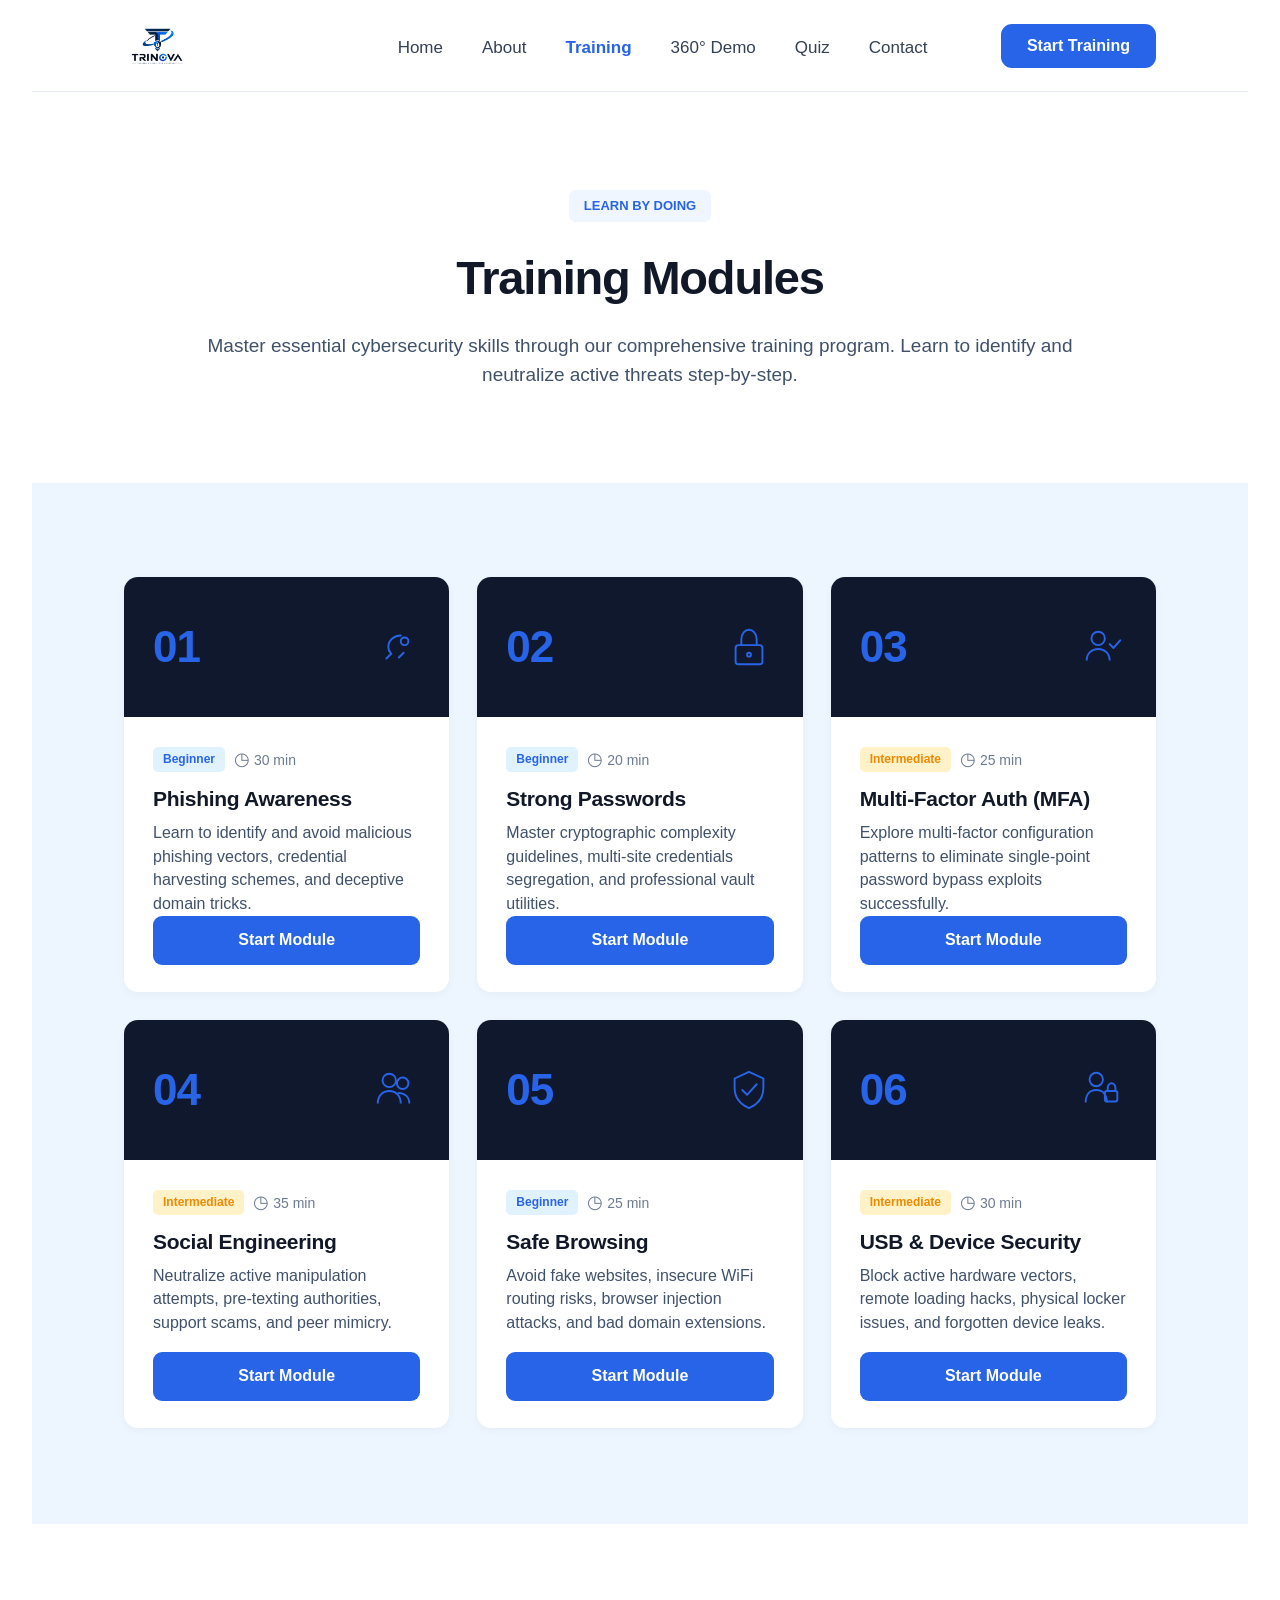
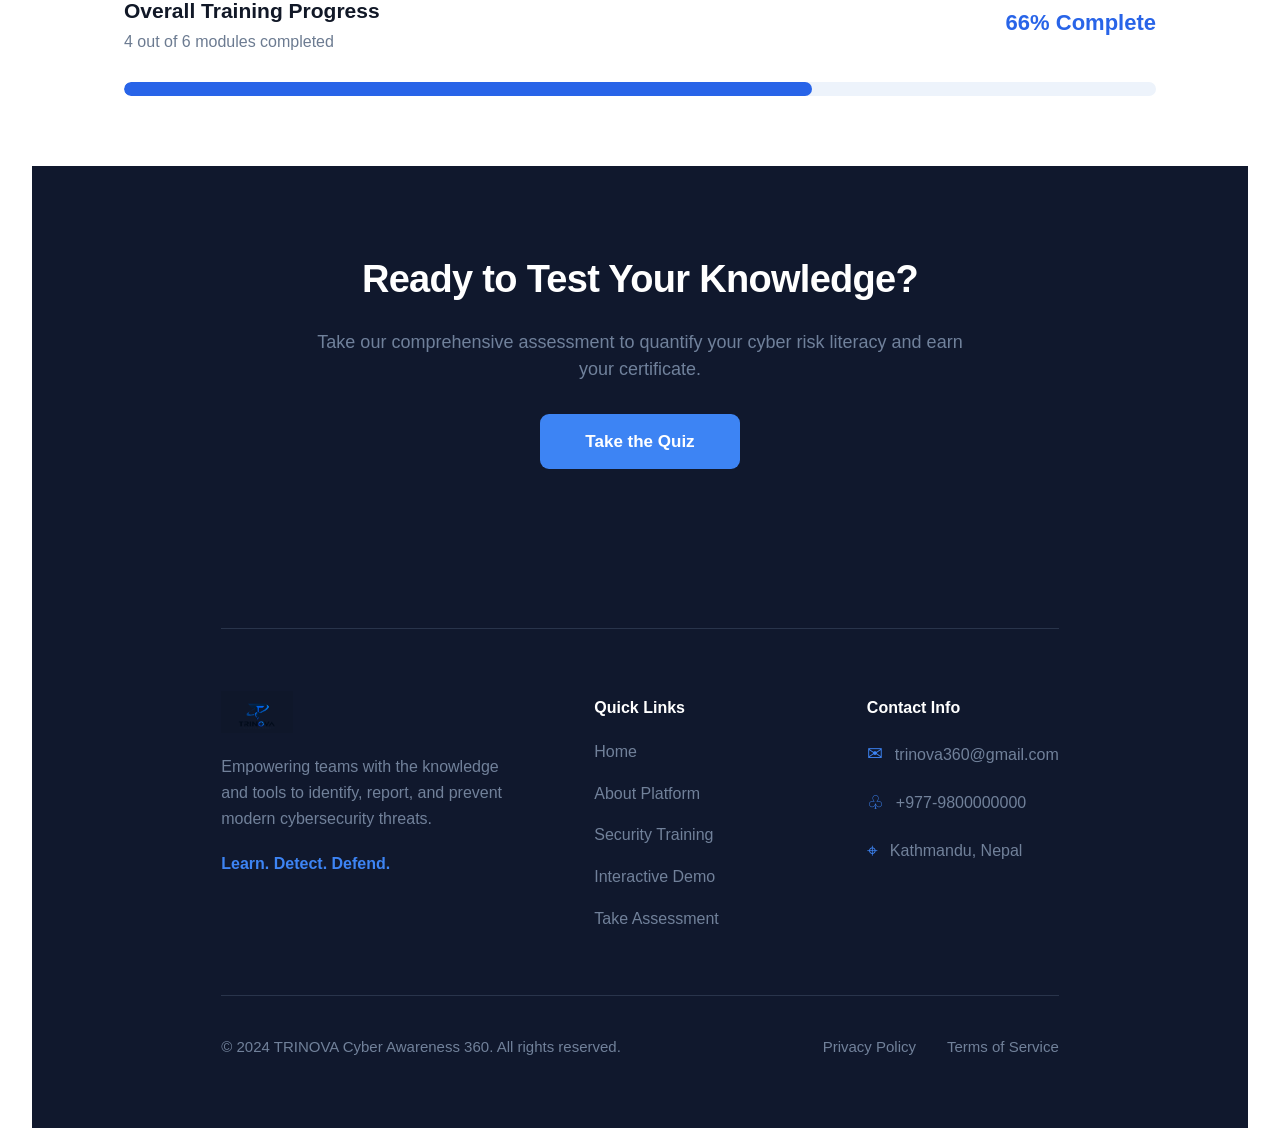
<file: training.html>
<!DOCTYPE html>
<html lang="en">
<head>
    <meta charset="UTF-8">
    <meta name="viewport" content="width=device-width, initial-scale=1.0">

    <title>Training | TRINOVA Cyber Awareness 360</title>

    <link rel="preconnect" href="https://fonts.googleapis.com">
    <link rel="preconnect" href="https://fonts.gstatic.com" crossorigin>

    <link
        href="https://fonts.googleapis.com/css2?family=Inter:wght@400;500;600;700;800&display=swap"
        rel="stylesheet"
    >

    <link rel="stylesheet" href="style.css">
</head>

<body>

<div class="tnv-training-page">

    <!-- ================================
         NAVBAR
    ================================= -->

    <header class="tnv-navbar">

        <div class="tnv-navbar-inner">

            <!-- YOUR LOGO -->
            <a href="index.html" class="tnv-logo-link">
                <img
                    src="images/trinova-logo.png"
                    alt="TRINOVA"
                    class="tnv-logo"
                >
            </a>


            <nav class="tnv-nav">

                <a href="index.html" class="tnv-nav-link">
                    Home
                </a>

                <a href="about.html" class="tnv-nav-link">
                    About
                </a>

                <a href="training.html"
                   class="tnv-nav-link tnv-active">
                    Training
                </a>

                <a href="demo.html" class="tnv-nav-link">
                    360° Demo
                </a>

                <a href="quiz.html" class="tnv-nav-link">
                    Quiz
                </a>

                <a href="contact.html" class="tnv-nav-link">
                    Contact
                </a>

            </nav>


            <a href="https://trinova-cyber-awareness.vercel.app/" target="_blank"
               class="tnv-start-training">
                Start Training
            </a>


            <button
                class="tnv-mobile-menu"
                id="tnvMobileMenu"
                type="button"
            >
                <span></span>
                <span></span>
                <span></span>
            </button>

        </div>

    </header>


    <!-- ================================
         TRAINING INTRO
    ================================= -->

    <section class="tnv-training-intro">

        <div class="tnv-training-intro-inner">

            <span class="tnv-training-tag">
                LEARN BY DOING
            </span>

            <h1>
                Training Modules
            </h1>

            <p>
                Master essential cybersecurity skills through our comprehensive training program.
                Learn to identify and<br class="tnv-desktop-only">
                neutralize active threats step-by-step.
            </p>

        </div>

    </section>


    <!-- ================================
         MODULES
    ================================= -->

    <section class="tnv-modules">

        <div class="tnv-modules-grid">


            <!-- MODULE 01 -->

            <article class="tnv-module">

                <div class="tnv-module-header">

                    <span class="tnv-module-number">
                        01
                    </span>

                    <div class="tnv-module-icon">

                        <svg viewBox="0 0 48 48">
                            <path
                                d="M30 12c-7 0-13 5-13 12 0 3 1 5 3 7l-5 5"
                                fill="none"
                                stroke="currentColor"
                                stroke-width="2"
                                stroke-linecap="round"
                            />

                            <path
                                d="M28 35l5-5"
                                fill="none"
                                stroke="currentColor"
                                stroke-width="2"
                                stroke-linecap="round"
                            />

                            <circle
                                cx="34"
                                cy="18"
                                r="4"
                                fill="none"
                                stroke="currentColor"
                                stroke-width="2"
                            />
                        </svg>

                    </div>

                </div>


                <div class="tnv-module-body">

                    <div class="tnv-module-meta">

                        <span class="tnv-level tnv-beginner">
                            Beginner
                        </span>

                        <span class="tnv-time">
                            <span>◷</span>
                            30 min
                        </span>

                    </div>


                    <h2>
                        Phishing Awareness
                    </h2>

                    <p>
                        Learn to identify and avoid malicious phishing vectors,
                        credential harvesting schemes, and deceptive domain tricks.
                    </p>


                    <button
                        class="tnv-module-button"
                        type="button"
                        data-module="Phishing Awareness"
                    >
                        Start Module
                    </button>

                </div>

            </article>


            <!-- MODULE 02 -->

            <article class="tnv-module">

                <div class="tnv-module-header">

                    <span class="tnv-module-number">
                        02
                    </span>

                    <div class="tnv-module-icon">

                        <svg viewBox="0 0 48 48">

                            <rect
                                x="10"
                                y="22"
                                width="28"
                                height="20"
                                rx="3"
                                fill="none"
                                stroke="currentColor"
                                stroke-width="2"
                            />

                            <path
                                d="M16 22v-6c0-6 4-10 8-10s8 4 8 10v6"
                                fill="none"
                                stroke="currentColor"
                                stroke-width="2"
                            />

                            <circle
                                cx="24"
                                cy="32"
                                r="2"
                                fill="none"
                                stroke="currentColor"
                                stroke-width="2"
                            />

                        </svg>

                    </div>

                </div>


                <div class="tnv-module-body">

                    <div class="tnv-module-meta">

                        <span class="tnv-level tnv-beginner">
                            Beginner
                        </span>

                        <span class="tnv-time">
                            <span>◷</span>
                            20 min
                        </span>

                    </div>


                    <h2>
                        Strong Passwords
                    </h2>

                    <p>
                        Master cryptographic complexity guidelines, multi-site
                        credentials segregation, and professional vault utilities.
                    </p>


                    <button
                        class="tnv-module-button"
                        type="button"
                        data-module="Strong Passwords"
                    >
                        Start Module
                    </button>

                </div>

            </article>


            <!-- MODULE 03 -->

            <article class="tnv-module">

                <div class="tnv-module-header">

                    <span class="tnv-module-number">
                        03
                    </span>

                    <div class="tnv-module-icon">

                        <svg viewBox="0 0 48 48">

                            <circle
                                cx="20"
                                cy="15"
                                r="7"
                                fill="none"
                                stroke="currentColor"
                                stroke-width="2"
                            />

                            <path
                                d="M8 38c0-7 5-12 12-12s12 5 12 12"
                                fill="none"
                                stroke="currentColor"
                                stroke-width="2"
                            />

                            <path
                                d="M32 21l4 4 7-8"
                                fill="none"
                                stroke="currentColor"
                                stroke-width="2"
                                stroke-linecap="round"
                                stroke-linejoin="round"
                            />

                        </svg>

                    </div>

                </div>


                <div class="tnv-module-body">

                    <div class="tnv-module-meta">

                        <span class="tnv-level tnv-intermediate">
                            Intermediate
                        </span>

                        <span class="tnv-time">
                            <span>◷</span>
                            25 min
                        </span>

                    </div>


                    <h2>
                        Multi-Factor Auth (MFA)
                    </h2>

                    <p>
                        Explore multi-factor configuration patterns to eliminate
                        single-point password bypass exploits successfully.
                    </p>


                    <button
                        class="tnv-module-button"
                        type="button"
                        data-module="Multi-Factor Auth (MFA)"
                    >
                        Start Module
                    </button>

                </div>

            </article>


            <!-- MODULE 04 -->

            <article class="tnv-module">

                <div class="tnv-module-header">

                    <span class="tnv-module-number">
                        04
                    </span>

                    <div class="tnv-module-icon">

                        <svg viewBox="0 0 48 48">

                            <circle
                                cx="18"
                                cy="14"
                                r="7"
                                fill="none"
                                stroke="currentColor"
                                stroke-width="2"
                            />

                            <circle
                                cx="32"
                                cy="17"
                                r="6"
                                fill="none"
                                stroke="currentColor"
                                stroke-width="2"
                            />

                            <path
                                d="M6 38c0-8 5-13 12-13s12 5 12 13"
                                fill="none"
                                stroke="currentColor"
                                stroke-width="2"
                            />

                            <path
                                d="M27 27c7 0 12 4 12 11"
                                fill="none"
                                stroke="currentColor"
                                stroke-width="2"
                            />

                        </svg>

                    </div>

                </div>


                <div class="tnv-module-body">

                    <div class="tnv-module-meta">

                        <span class="tnv-level tnv-intermediate">
                            Intermediate
                        </span>

                        <span class="tnv-time">
                            <span>◷</span>
                            35 min
                        </span>

                    </div>


                    <h2>
                        Social Engineering
                    </h2>

                    <p>
                        Neutralize active manipulation attempts, pre-texting
                        authorities, support scams, and peer mimicry.
                    </p>


                    <button
                        class="tnv-module-button"
                        type="button"
                        data-module="Social Engineering"
                    >
                        Start Module
                    </button>

                </div>

            </article>


            <!-- MODULE 05 -->

            <article class="tnv-module">

                <div class="tnv-module-header">

                    <span class="tnv-module-number">
                        05
                    </span>

                    <div class="tnv-module-icon">

                        <svg viewBox="0 0 48 48">

                            <path
                                d="M24 5l15 7v10c0 10-6 17-15 21C15 39 9 32 9 22V12l15-7z"
                                fill="none"
                                stroke="currentColor"
                                stroke-width="2"
                            />

                            <path
                                d="M17 24l5 5 10-11"
                                fill="none"
                                stroke="currentColor"
                                stroke-width="2"
                                stroke-linecap="round"
                                stroke-linejoin="round"
                            />

                        </svg>

                    </div>

                </div>


                <div class="tnv-module-body">

                    <div class="tnv-module-meta">

                        <span class="tnv-level tnv-beginner">
                            Beginner
                        </span>

                        <span class="tnv-time">
                            <span>◷</span>
                            25 min
                        </span>

                    </div>


                    <h2>
                        Safe Browsing
                    </h2>

                    <p>
                        Avoid fake websites, insecure WiFi routing risks,
                        browser injection attacks, and bad domain extensions.
                    </p>


                    <button
                        class="tnv-module-button"
                        type="button"
                        data-module="Safe Browsing"
                    >
                        Start Module
                    </button>

                </div>

            </article>


            <!-- MODULE 06 -->

            <article class="tnv-module">

                <div class="tnv-module-header">

                    <span class="tnv-module-number">
                        06
                    </span>

                    <div class="tnv-module-icon">

                        <svg viewBox="0 0 48 48">

                            <circle
                                cx="18"
                                cy="13"
                                r="7"
                                fill="none"
                                stroke="currentColor"
                                stroke-width="2"
                            />

                            <path
                                d="M7 37c0-8 4-13 11-13s11 5 11 13"
                                fill="none"
                                stroke="currentColor"
                                stroke-width="2"
                            />

                            <rect
                                x="27"
                                y="25"
                                width="13"
                                height="11"
                                rx="2"
                                fill="none"
                                stroke="currentColor"
                                stroke-width="2"
                            />

                            <path
                                d="M30 25v-3c0-3 2-5 4-5s4 2 4 5v3"
                                fill="none"
                                stroke="currentColor"
                                stroke-width="2"
                            />

                        </svg>

                    </div>

                </div>


                <div class="tnv-module-body">

                    <div class="tnv-module-meta">

                        <span class="tnv-level tnv-intermediate">
                            Intermediate
                        </span>

                        <span class="tnv-time">
                            <span>◷</span>
                            30 min
                        </span>

                    </div>


                    <h2>
                        USB &amp; Device Security
                    </h2>

                    <p>
                        Block active hardware vectors, remote loading hacks,
                        physical locker issues, and forgotten device leaks.
                    </p>


                    <button
                        class="tnv-module-button"
                        type="button"
                        data-module="USB & Device Security"
                    >
                        Start Module
                    </button>

                </div>

            </article>

        </div>

    </section>


    <!-- ================================
         PROGRESS
    ================================= -->

    <section class="tnv-progress">

        <div class="tnv-progress-inner">

            <div class="tnv-progress-heading">

                <div>

                    <h3>
                        Overall Training Progress
                    </h3>

                    <p>
                        4 out of 6 modules completed
                    </p>

                </div>

                <strong>
                    66% Complete
                </strong>

            </div>


            <div class="tnv-progress-bar">

                <div class="tnv-progress-fill"></div>

            </div>

        </div>

    </section>


    <!-- ================================
         QUIZ CTA
    ================================= -->

    <section class="tnv-quiz-cta">

        <div class="tnv-quiz-cta-inner">

            <h2>
                Ready to Test Your Knowledge?
            </h2>

            <p>
                Take our comprehensive assessment to quantify your cyber risk literacy and earn
                <br class="tnv-desktop-only">
                your certificate.
            </p>

            <a
                href="quiz.html"
                class="tnv-quiz-button"
            >
                Take the Quiz
            </a>

        </div>

    </section>


    <!-- ================================
         FOOTER
    ================================= -->

    <footer class="tnv-footer">

        <div class="tnv-footer-top">


            <!-- BRAND -->

            <div class="tnv-footer-brand">

                <img
                    src="images/trinova-logoo.png"
                    alt="TRINOVA"
                    class="tnv-footer-logo"
                >

                <p>
                    Empowering teams with the knowledge and
                    tools to identify, report, and prevent modern
                    cybersecurity threats.
                </p>

                <strong>
                    Learn. Detect. Defend.
                </strong>

            </div>


            <!-- QUICK LINKS -->

            <div class="tnv-footer-column">

                <h3>
                    Quick Links
                </h3>

                <a href="index.html">
                    Home
                </a>

                <a href="about.html">
                    About Platform
                </a>

                <a href="training.html">
                    Security Training
                </a>

                <a href="demo.html">
                    Interactive Demo
                </a>

                <a href="quiz.html">
                    Take Assessment
                </a>

            </div>


            <!-- CONTACT -->

            <div class="tnv-footer-column tnv-footer-contact">

                <h3>
                    Contact Info
                </h3>

                <p>
                    <span>✉</span>
                    trinova360@gmail.com
                </p>

                <p>
                    <span>♧</span>
                    +977-9800000000
                </p>

                <p>
                    <span>⌖</span>
                    Kathmandu, Nepal
                </p>

            </div>

        </div>


        <div class="tnv-footer-bottom">

            <p>
                © 2024 TRINOVA Cyber Awareness 360. All rights reserved.
            </p>

            <div>

                <a href="#">
                    Privacy Policy
                </a>

                <a href="#">
                    Terms of Service
                </a>

            </div>

        </div>

    </footer>


    <!-- MODULE POPUP -->

    <div
        class="tnv-modal"
        id="tnvModal"
    >

        <div class="tnv-modal-box">

            <button
                class="tnv-modal-close"
                id="tnvModalClose"
                type="button"
            >
                ×
            </button>

            <span class="tnv-training-tag">
                TRAINING MODULE
            </span>

            <h2 id="tnvModalTitle">
                Training Module
            </h2>

            <p>
                This module is ready to begin.
            </p>

            <button
                class="tnv-modal-button"
                id="tnvModalStart"
                type="button"
            >
                Begin Module
            </button>

        </div>

    </div>

</div>

<script src="script.js"></script>

</body>
</html>
</file>
<file: style.css>
/*HOME*/

/* =========================================================
   TRINOVA CYBER AWARENESS 360°
   EXACT HOMEPAGE STYLE
   ========================================================= */


/* =========================================================
   RESET
========================================================= */

* {
    margin: 0;
    padding: 0;
    box-sizing: border-box;
}

html {
    scroll-behavior: smooth;
}

body {
    margin: 0;
    font-family: "Inter", Arial, Helvetica, sans-serif;
    color: #10182d;
    background: #ffffff;
    line-height: 1.6;
}

a {
    text-decoration: none;
    color: inherit;
}

img {
    max-width: 100%;
}


/* =========================================================
   NAVBAR
========================================================= */

.tn-navbar {
    width: 100%;
    height: 91px;

    background: #ffffff;

    border-bottom: 1px solid #e4e8ef;

    position: sticky;
    top: 0;
    z-index: 9999;
}

.tn-navbar-inner {
    width: 100%;
    max-width: 1720px;
    height: 91px;

    margin: 0 auto;

    padding: 0 95px;

    display: flex;
    align-items: center;
    justify-content: space-between;
}


/* LOGO */

.tn-logo {
    width: 105px;
    height: 70px;

    display: flex;
    align-items: center;
    justify-content: flex-start;

    flex-shrink: 0;
}

.tn-logo img {
    width: 75px;
    height: 65px;

    object-fit: contain;

    display: block;
}


/* NAVIGATION */

.tn-navigation {
    display: flex;
    align-items: center;

    gap: 39px;

    margin-left: auto;
    margin-right: 110px;
}

.tn-nav-link {
    color: #293750;

    font-size: 17px;
    font-weight: 500;

    white-space: nowrap;

    transition: color 0.2s ease;
}

.tn-nav-link:hover {
    color: #2867e9;
}

.tn-nav-link.active {
    color: #2867e9;
    font-weight: 700;
}


/* START TRAINING */

.tn-nav-training {
    height: 44px;
    min-width: 156px;

    display: flex;
    align-items: center;
    justify-content: center;

    padding: 0 22px;

    background: #2867e9;
    color: #ffffff;

    border-radius: 10px;

    font-size: 16px;
    font-weight: 600;

    white-space: nowrap;

    transition: background 0.2s ease;
}

.tn-nav-training:hover {
    background: #1858d6;
}


/* =========================================================
   HERO
========================================================= */

.tn-hero {
    width: 100%;

    background: #ffffff;
}

.tn-hero-inner {
    width: 100%;
    max-width: 1720px;

    min-height: 694px;

    margin: 0 auto;

    padding: 113px 95px 112px;

    display: grid;

    grid-template-columns: minmax(0, 0.95fr) minmax(0, 1.05fr);

    column-gap: 70px;

    align-items: center;
}


/* LEFT */

.tn-hero-content {
    width: 100%;
    max-width: 730px;
}


/* BADGE */

.tn-hero-badge {
    display: inline-flex;
    align-items: center;

    height: 32px;

    padding: 0 14px;

    margin-bottom: 30px;

    background: #edf5ff;
    color: #2164ea;

    border-radius: 7px;

    font-size: 14px;
    font-weight: 700;

    white-space: nowrap;
}


/* TITLE */

.tn-hero-title {
    margin: 0 0 18px;

    color: #10182d;

    font-size: 67px;
    line-height: 1.08;

    letter-spacing: -2.5px;

    font-weight: 800;
}


/* SUBTITLE */

.tn-hero-subtitle {
    margin: 0 0 27px;

    color: #397bea;

    font-size: 33px;
    line-height: 1.2;

    letter-spacing: -0.5px;

    font-weight: 700;
}


/* DESCRIPTION */

.tn-hero-description {
    max-width: 700px;

    margin: 0 0 28px;

    color: #3d4d66;

    font-size: 18px;
    line-height: 1.7;

    font-weight: 400;
}


/* HERO BUTTONS */

.tn-hero-buttons {
    display: flex;
    align-items: center;

    gap: 18px;
}


/* COMMON */

.tn-primary-button,
.tn-secondary-button {
    height: 55px;

    display: inline-flex;
    align-items: center;
    justify-content: center;

    padding: 0 31px;

    border-radius: 9px;

    font-size: 17px;
    font-weight: 600;

    white-space: nowrap;

    transition: 0.2s ease;
}


/* PRIMARY */

.tn-primary-button {
    min-width: 182px;

    background: #2867e9;
    color: #ffffff;
}

.tn-primary-button:hover {
    background: #1858d6;
}


/* SECONDARY */

.tn-secondary-button {
    min-width: 231px;

    background: #ffffff;

    border: 2px solid #2867e9;

    color: #2867e9;
}

.tn-secondary-button:hover {
    background: #edf4ff;
}


/* HERO IMAGE */

.tn-hero-image {
    width: 100%;
    height: 468px;

    overflow: hidden;

    border-radius: 13px;
}

.tn-hero-image img {
    width: 100%;
    height: 100%;

    object-fit: cover;
    object-position: center;

    display: block;
}


/* =========================================================
   PROMISE
========================================================= */

.tn-promise {
    width: 100%;

    background: #edf5ff;

    padding: 84px 95px 94px;
}

.tn-section-heading {
    text-align: center;

    margin-bottom: 57px;
}

.tn-small-title {
    margin-bottom: 10px;

    color: #2867e9;

    font-size: 14px;
    line-height: 1.2;

    font-weight: 700;
}

.tn-section-heading h2 {
    margin: 0;

    color: #10182d;

    font-size: 39px;
    line-height: 1.2;

    letter-spacing: -1px;

    font-weight: 800;
}


/* PROMISE GRID */

.tn-promise-grid {
    width: 100%;
    max-width: 1600px;

    margin: 0 auto;

    display: grid;

    grid-template-columns: repeat(3, 1fr);

    gap: 28px;
}


/* CARD */

.tn-promise-card {
    min-height: 245px;

    padding: 39px 39px 34px;

    background: #ffffff;

    border-radius: 14px;

    box-shadow: 0 7px 25px rgba(31, 72, 130, 0.07);
}


/* ICON */

.tn-icon-box {
    width: 56px;
    height: 56px;

    margin-bottom: 22px;

    display: flex;
    align-items: center;
    justify-content: center;

    background: #edf5ff;

    border-radius: 9px;

    color: #2867e9;

    font-size: 27px;
    font-weight: 700;
}


/* CARD TITLE */

.tn-promise-card h3 {
    margin: 0 0 8px;

    color: #10182d;

    font-size: 25px;
    line-height: 1.25;

    font-weight: 700;
}


/* CARD TEXT */

.tn-promise-card p {
    margin: 0;

    color: #40506a;

    font-size: 17px;
    line-height: 1.55;
}


/* =========================================================
   WHY CHOOSE TRINOVA
========================================================= */

.tn-why {
    width: 100%;

    background: #ffffff;

    padding: 49px 95px 68px;
}

.tn-why-inner {
    width: 100%;
    max-width: 1600px;

    margin: 0 auto;

    display: grid;

    grid-template-columns: 0.85fr 1.15fr;

    gap: 70px;

    align-items: center;
}


/* LEFT */

.tn-why-left {
    padding-top: 20px;
}

.tn-why-left .tn-small-title {
    margin-bottom: 28px;
}

.tn-why-left h2 {
    max-width: 590px;

    margin: 0 0 27px;

    color: #10182d;

    font-size: 45px;
    line-height: 1.16;

    letter-spacing: -1.5px;

    font-weight: 800;
}

.tn-why-left p {
    max-width: 600px;

    margin: 0;

    color: #40506a;

    font-size: 17px;
    line-height: 1.65;
}


/* RIGHT GRID */

.tn-why-grid {
    display: grid;

    grid-template-columns: repeat(2, 1fr);

    gap: 20px;
}


/* FEATURE */

.tn-feature-card {
    min-height: 200px;

    padding: 28px;

    background: #edf5ff;

    border-radius: 14px;
}


/* FEATURE ICON */

.tn-feature-icon {
    width: 48px;
    height: 48px;

    margin-bottom: 20px;

    display: flex;
    align-items: center;
    justify-content: center;

    background: #ffffff;

    border-radius: 9px;

    color: #2867e9;

    font-size: 24px;
}


/* FEATURE TITLE */

.tn-feature-card h3 {
    margin: 0 0 7px;

    color: #10182d;

    font-size: 19px;
    line-height: 1.3;

    font-weight: 700;
}


/* FEATURE TEXT */

.tn-feature-card p {
    margin: 0;

    color: #40506a;

    font-size: 16px;
    line-height: 1.55;
}


/* =========================================================
   TRAINING
========================================================= */

.tn-training {
    width: 100%;

    background: #edf5ff;

    padding: 92px 95px 92px;
}

.tn-training .tn-section-heading {
    margin-bottom: 57px;
}


/* TRAINING GRID */

.tn-training-grid {
    width: 100%;
    max-width: 1600px;

    margin: 0 auto;

    display: grid;

    grid-template-columns: repeat(3, 1fr);

    gap: 27px;
}


/* TRAINING CARD */

.tn-training-card {
    min-height: 262px;

    padding: 32px;

    background: #ffffff;

    border-radius: 14px;

    box-shadow: 0 6px 20px rgba(31, 72, 130, 0.06);

    display: flex;
    flex-direction: column;
}


/* TRAINING ICON */

.tn-training-icon {
    width: 56px;
    height: 56px;

    margin-bottom: 19px;

    display: flex;
    align-items: center;
    justify-content: center;

    background: #edf5ff;

    border-radius: 9px;

    color: #2867e9;

    font-size: 26px;
    font-weight: 700;
}


/* TRAINING TITLE */

.tn-training-card h3 {
    margin: 0 0 7px;

    color: #10182d;

    font-size: 21px;
    line-height: 1.3;

    font-weight: 700;
}


/* TRAINING TEXT */

.tn-training-card p {
    margin: 0 0 17px;

    color: #40506a;

    font-size: 16px;
    line-height: 1.5;
}


/* MODULE BUTTON */

.tn-module-button {
    width: 100%;
    height: 44px;

    margin-top: auto;

    display: flex;
    align-items: center;
    justify-content: center;

    background: #edf5ff;

    color: #2867e9;

    border-radius: 7px;

    font-size: 16px;
    font-weight: 700;
}


/* =========================================================
   PLACEHOLDER SECTIONS
========================================================= */

.tn-demo-placeholder,
.tn-quiz-placeholder {
    min-height: 1px;

    padding: 0;

    margin: 0;

    overflow: hidden;
}

.tn-demo-placeholder h2,
.tn-quiz-placeholder h2 {
    display: none;
}


/* =========================================================
   CTA
========================================================= */

.tn-cta {
    width: 100%;

    min-height: 410px;

    background: #0e172c;

    display: flex;
    align-items: flex-start;
    justify-content: center;

    text-align: center;

    padding: 91px 30px 70px;
}

.tn-cta-inner {
    max-width: 850px;
}

.tn-cta h2 {
    margin: 0 0 25px;

    color: #ffffff;

    font-size: 39px;
    line-height: 1.2;

    letter-spacing: -1px;

    font-weight: 800;
}

.tn-cta p {
    max-width: 760px;

    margin: 0 auto 28px;

    color: #71819c;

    font-size: 18px;
    line-height: 1.6;
}

.tn-cta-button {
    min-width: 225px;
    height: 55px;

    display: inline-flex;
    align-items: center;
    justify-content: center;

    background: #2867e9;

    color: #ffffff;

    border-radius: 9px;

    font-size: 17px;
    font-weight: 600;
}


/* =========================================================
   FOOTER
========================================================= */

.tn-footer {
    width: 100%;

    background: #0e172c;

    color: #71819c;

    padding: 0 95px 34px;
}

.tn-footer-content {
    width: 100%;
    max-width: 1600px;

    margin: 0 auto;

    padding-top: 32px;

    display: grid;

    grid-template-columns: 1.35fr 0.8fr 0.8fr;

    gap: 100px;
}


/* FOOTER LOGO */

.tn-footer-logo {
    display: block;

    width: 90px;
    height: 70px;

    margin-bottom: 9px;
}

.tn-footer-logo img {
    width: 75px;
    height: 65px;

    object-fit: contain;
}


/* FOOTER BRAND TEXT */

.tn-footer-brand p {
    max-width: 360px;

    margin: 0 0 16px;

    color: #71819c;

    font-size: 16px;
    line-height: 1.5;
}

.tn-footer-brand strong {
    color: #3980ed;

    font-size: 16px;
}


/* FOOTER HEADINGS */

.tn-footer-links h3,
.tn-footer-contact h3 {
    margin: 0 0 20px;

    color: #ffffff;

    font-size: 17px;
    font-weight: 700;
}


/* LINKS */

.tn-footer-links {
    display: flex;
    flex-direction: column;

    gap: 12px;
}

.tn-footer-links a {
    color: #71819c;

    font-size: 16px;

    transition: color 0.2s ease;
}

.tn-footer-links a:hover {
    color: #3980ed;
}


/* CONTACT */

.tn-footer-contact p {
    display: flex;
    align-items: center;

    gap: 12px;

    margin: 0 0 15px;

    color: #71819c;

    font-size: 16px;
}

.tn-footer-contact p span {
    color: #3980ed;

    font-size: 19px;
}


/* FOOTER BOTTOM */

.tn-footer-bottom {
    width: 100%;
    max-width: 1600px;

    margin: 42px auto 0;

    padding-top: 25px;

    border-top: 1px solid rgba(255,255,255,0.08);

    display: flex;
    align-items: center;
    justify-content: space-between;
}

.tn-footer-bottom p {
    margin: 0;

    color: #71819c;

    font-size: 15px;
}

.tn-footer-bottom div {
    display: flex;
    gap: 24px;
}

.tn-footer-bottom a {
    color: #71819c;

    font-size: 15px;
}


/* =========================================================
   RESPONSIVE
========================================================= */

@media (max-width: 1250px) {

    .tn-navbar-inner {
        padding: 0 50px;
    }

    .tn-navigation {
        gap: 25px;
        margin-right: 40px;
    }

    .tn-hero-inner {
        padding-left: 60px;
        padding-right: 60px;
        column-gap: 45px;
    }

    .tn-hero-title {
        font-size: 57px;
    }

    .tn-promise,
    .tn-why,
    .tn-training {
        padding-left: 60px;
        padding-right: 60px;
    }

    .tn-footer {
        padding-left: 60px;
        padding-right: 60px;
    }
}


@media (max-width: 1000px) {

    .tn-navbar-inner {
        padding: 0 30px;
    }

    .tn-navigation {
        gap: 18px;
        margin-right: 20px;
    }

    .tn-nav-link {
        font-size: 14px;
    }

    .tn-nav-training {
        min-width: 135px;
        font-size: 14px;
    }


    /* HERO */

    .tn-hero-inner {
        grid-template-columns: 1fr;

        row-gap: 50px;

        padding: 75px 45px;
    }

    .tn-hero-content {
        max-width: 750px;
    }

    .tn-hero-image {
        height: 420px;
    }


    /* PROMISE */

    .tn-promise-grid {
        grid-template-columns: 1fr;
    }


    /* WHY */

    .tn-why-inner {
        grid-template-columns: 1fr;
    }


    /* TRAINING */

    .tn-training-grid {
        grid-template-columns: repeat(2, 1fr);
    }


    /* FOOTER */

    .tn-footer-content {
        grid-template-columns: 1fr 1fr;
    }
}


@media (max-width: 700px) {

    .tn-navbar {
        height: auto;
    }

    .tn-navbar-inner {
        min-height: 78px;

        padding: 12px 20px;
    }

    .tn-navigation {
        display: none;
    }


    /* HERO */

    .tn-hero-inner {
        padding: 60px 25px 70px;
    }

    .tn-hero-title {
        font-size: 47px;
        letter-spacing: -1.5px;
    }

    .tn-hero-subtitle {
        font-size: 27px;
    }

    .tn-hero-description {
        font-size: 16px;
    }

    .tn-hero-buttons {
        flex-direction: column;
        align-items: stretch;
    }

    .tn-primary-button,
    .tn-secondary-button {
        width: 100%;
    }

    .tn-hero-image {
        height: 310px;
    }


    /* SECTIONS */

    .tn-promise,
    .tn-why,
    .tn-training {
        padding-left: 25px;
        padding-right: 25px;
    }

    .tn-section-heading h2 {
        font-size: 32px;
    }

    .tn-why-left h2 {
        font-size: 37px;
    }


    /* TRAINING */

    .tn-training-grid {
        grid-template-columns: 1fr;
    }


    /* FOOTER */

    .tn-footer {
        padding-left: 25px;
        padding-right: 25px;
    }

    .tn-footer-content {
        grid-template-columns: 1fr;
        gap: 40px;
    }

    .tn-footer-bottom {
        flex-direction: column;
        align-items: flex-start;
        gap: 20px;
    }
}


/* ================================
   ABOUT PAGE
================================ */

.about-hero {
    text-align: center;
    padding: 90px 20px 85px;
    background: #ffffff;
}

.section-tag {
    display: inline-block;
    padding: 8px 15px;
    border-radius: 8px;
    background: #edf5ff;
    color: #1769ff;
    font-size: 14px;
    font-weight: 700;
    letter-spacing: 0.3px;
}

.about-hero h1 {
    margin: 30px 0 25px;
    font-size: 46px;
    line-height: 1.15;
    color: #111a30;
    font-weight: 750;
}

.about-hero p {
    max-width: 850px;
    margin: auto;
    color: #40506b;
    font-size: 18px;
    line-height: 1.7;
}


/* ================================
   MISSION / VISION
================================ */

.mission-section {
    display: grid;
    grid-template-columns: repeat(2, 1fr);
    gap: 35px;
    padding: 75px 8%;
    background: #eef6ff;
}

.info-card {
    background: #ffffff;
    border-radius: 15px;
    padding: 35px;
    display: flex;
    gap: 20px;
    box-shadow: 0 8px 25px rgba(30, 70, 120, 0.06);
}

.info-icon {
    min-width: 46px;
    height: 46px;
    border-radius: 10px;
    background: #edf5ff;
    color: #1769ff;
    display: flex;
    align-items: center;
    justify-content: center;
    font-size: 25px;
    font-weight: bold;
}

.info-card h2 {
    margin: 5px 0 18px;
    color: #111a30;
    font-size: 25px;
}

.info-card p {
    margin: 0;
    color: #40506b;
    font-size: 16px;
    line-height: 1.65;
}


/* ================================
   FOUR PILLARS
================================ */

.pillars-section {
    padding: 85px 8%;
    background: #ffffff;
}

.section-heading {
    text-align: center;
    margin-bottom: 50px;
}

.section-heading h2 {
    margin-top: 18px;
    color: #111a30;
    font-size: 38px;
    line-height: 1.2;
}

.pillars-grid {
    display: grid;
    grid-template-columns: repeat(4, 1fr);
    gap: 26px;
}

.pillar-card {
    background: #edf6ff;
    border-radius: 15px;
    padding: 30px;
    min-height: 190px;
}

.pillar-icon {
    width: 44px;
    height: 44px;
    border-radius: 9px;
    background: #ffffff;
    color: #1769ff;
    display: flex;
    align-items: center;
    justify-content: center;
    font-size: 21px;
    margin-bottom: 20px;
}

.pillar-card h3 {
    color: #111a30;
    font-size: 21px;
    margin: 0 0 12px;
}

.pillar-card p {
    color: #40506b;
    line-height: 1.55;
    margin: 0;
}


/* ================================
   TEAM
================================ */

.team-section {
    padding: 85px 8%;
    background: #eef6ff;
}

.team-grid {
    display: grid;
    grid-template-columns: repeat(4, 1fr);
    gap: 24px;
}

.team-card {
    background: #ffffff;
    border-radius: 15px;
    padding: 28px 20px;
    text-align: center;
    box-shadow: 0 8px 25px rgba(30, 70, 120, 0.06);
}

.team-card img {
    width: 120px;
    height: 120px;
    object-fit: cover;
    border-radius: 50%;
    display: block;
    margin: 0 auto 22px;
}

.team-card h3 {
    margin: 0 0 7px;
    color: #111a30;
    font-size: 21px;
}

.team-card span {
    color: #2875ff;
    font-weight: 600;
    font-size: 15px;
}

.team-card hr {
    border: 0;
    border-top: 1px solid #e1e7f0;
    margin: 15px 0;
}

.team-card p {
    margin: 0;
    color: #40506b;
    font-size: 14px;
}


/* ================================
   FOOTER
================================ */

.site-footer {
    background: #0d1529;
    color: #ffffff;
    padding: 70px 8% 25px;
}

.footer-container {
    display: grid;
    grid-template-columns: 1.5fr 1fr 1fr;
    gap: 80px;
    max-width: 1400px;
    margin: auto;
}

.footer-brand img {
    width: 115px;
    height: 70px;
    object-fit: contain;
    display: block;
    margin-bottom: 20px;
}

.footer-brand p {
    max-width: 420px;
    color: #8190aa;
    font-size: 16px;
    line-height: 1.7;
    margin-bottom: 20px;
}

.footer-brand strong {
    color: #2875ff;
    font-size: 17px;
}

.footer-links h3,
.footer-contact h3 {
    margin: 0 0 22px;
    font-size: 18px;
}

.footer-links a {
    display: block;
    color: #8190aa;
    text-decoration: none;
    margin-bottom: 18px;
    font-size: 16px;
    transition: 0.2s;
}

.footer-links a:hover {
    color: #2875ff;
}

.footer-contact p {
    color: #8190aa;
    margin: 0 0 20px;
    font-size: 16px;
}

.footer-bottom {
    max-width: 1400px;
    margin: 55px auto 0;
    padding-top: 25px;
    border-top: 1px solid #202b42;

    display: flex;
    justify-content: space-between;
    align-items: center;
    gap: 20px;
}

.footer-bottom p {
    margin: 0;
    color: #71809a;
}

.footer-bottom a {
    color: #71809a;
    text-decoration: none;
    margin-left: 20px;
}

.footer-bottom a:hover {
    color: #2875ff;
}


/* ================================
   RESPONSIVE
================================ */

@media (max-width: 1000px) {

    .pillars-grid {
        grid-template-columns: repeat(2, 1fr);
    }

    .team-grid {
        grid-template-columns: repeat(2, 1fr);
    }

    .footer-container {
        grid-template-columns: 1fr 1fr;
    }
}


@media (max-width: 700px) {

    .about-hero h1 {
        font-size: 34px;
    }

    .mission-section {
        grid-template-columns: 1fr;
        padding: 55px 5%;
    }

    .pillars-section,
    .team-section {
        padding: 60px 5%;
    }

    .pillars-grid,
    .team-grid {
        grid-template-columns: 1fr;
    }

    .footer-container {
        grid-template-columns: 1fr;
        gap: 40px;
    }

    .footer-bottom {
        flex-direction: column;
        align-items: flex-start;
    }
}
.top-navbar {
    width: 100%;
    height: 82px;
    background: #ffffff;
    border-bottom: 1px solid #e7ebf2;
    display: flex;
    align-items: center;
    position: relative;
    z-index: 1000;
}

.navbar-inner {
    width: 100%;
    max-width: 1450px;
    margin: 0 auto;
    padding: 0 7%;
    display: flex;
    align-items: center;
    justify-content: space-between;
}

.brand {
    width: 120px;
    display: flex;
    align-items: center;
}

.brand img {
    width: 105px;
    height: 60px;
    object-fit: contain;
}

.main-nav {
    display: flex;
    align-items: center;
    gap: 38px;
    margin-left: auto;
    margin-right: 55px;
}

.main-nav a {
    color: #34415a;
    text-decoration: none;
    font-size: 15px;
    font-weight: 500;
    white-space: nowrap;
    transition: 0.2s ease;
}

.main-nav a:hover {
    color: #2468ed;
}

.main-nav a.current {
    color: #2468ed;
    font-weight: 600;
}

.start-btn {
    background: #2867e8;
    color: #ffffff;
    text-decoration: none;
    padding: 13px 23px;
    border-radius: 9px;
    font-size: 15px;
    font-weight: 600;
    white-space: nowrap;
    box-shadow: 0 3px 8px rgba(40, 103, 232, 0.18);
    transition: 0.2s ease;
}

.start-btn:hover {
    background: #1558d7;
}


/* Tablet */
@media (max-width: 1050px) {
    .navbar-inner {
        padding: 0 4%;
    }

    .main-nav {
        gap: 22px;
        margin-right: 25px;
    }
}


/* Mobile */
@media (max-width: 800px) {
    .top-navbar {
        height: auto;
    }

    .navbar-inner {
        padding: 15px 5%;
        flex-wrap: wrap;
        justify-content: center;
        gap: 15px;
    }

    .brand {
        margin-right: auto;
    }

    .main-nav {
        width: 100%;
        order: 3;
        justify-content: center;
        flex-wrap: wrap;
        margin: 0;
        gap: 18px;
    }
}


/* Small Mobile */
@media (max-width: 500px) {
    .start-btn {
        padding: 10px 15px;
    }

    .main-nav a {
        font-size: 14px;
    }
}

/*TRAINING STYLE*/

/* =========================================================
   TRINOVA TRAINING PAGE
   ALL CLASSES ARE PREFIXED WITH tnv-
========================================================= */

* {
    box-sizing: border-box;
}

html {
    scroll-behavior: smooth;
}

body {
    margin: 0;
    padding: 0;

    background: #05070d;

    font-family: "Inter", Arial, Helvetica, sans-serif;
}

.tnv-training-page {
    width: 95%;
    margin: 0 auto;

    background: #ffffff;
    color: #111827;

    overflow: hidden;
}

.tnv-training-page a {
    text-decoration: none;
}

.tnv-training-page button {
    font-family: inherit;
}


/* =========================================================
   NAVBAR
========================================================= */

.tnv-navbar {
    width: 100%;
    height: 92px;

    background: #ffffff;

    border-bottom: 1px solid #e5eaf1;

    position: relative;
    z-index: 100;
}

.tnv-navbar-inner {
    width: calc(100% - 184px);
    height: 100%;

    margin: 0 auto;

    display: flex;
    align-items: center;
    justify-content: space-between;
}

.tnv-logo-link {
    width: 105px;

    display: flex;
    align-items: center;
}

.tnv-logo {
    width: 72px;
    height: auto;

    display: block;

    object-fit: contain;
}


/* NAV LINKS */

.tnv-nav {
    display: flex;
    align-items: center;

    gap: 39px;

    margin-left: 95px;
}

.tnv-nav-link {
    position: relative;

    color: #344054;

    font-size: 17px;
    line-height: 1;

    font-weight: 500;

    padding: 37px 0 34px;

    transition: color 0.2s ease;
}

.tnv-nav-link:hover {
    color: #2864e8;
}

.tnv-nav-link.tnv-active {
    color: #2864e8;
    font-weight: 600;
}


/* START TRAINING */

.tnv-start-training {
    min-width: 155px;
    height: 44px;

    display: flex;
    align-items: center;
    justify-content: center;

    padding: 0 23px;

    border-radius: 11px;

    background: #2864e8;
    color: #ffffff;

    font-size: 16px;
    font-weight: 600;

    transition: 0.2s ease;
}

.tnv-start-training:hover {
    background: #1f57d2;
}


/* MOBILE MENU */

.tnv-mobile-menu {
    display: none;

    width: 42px;
    height: 40px;

    padding: 0;

    border: 0;
    background: transparent;
}

.tnv-mobile-menu span {
    display: block;

    width: 25px;
    height: 2px;

    margin: 5px auto;

    background: #111827;
}


/* =========================================================
   TRAINING INTRO
========================================================= */

.tnv-training-intro {
    min-height: 391px;

    background: #ffffff;

    display: flex;
    align-items: center;
    justify-content: center;

    text-align: center;
}

.tnv-training-intro-inner {
    width: 100%;
    max-width: 1100px;

    padding: 67px 25px 62px;
}


/* BLUE LABEL */

.tnv-training-tag {
    display: inline-flex;
    align-items: center;
    justify-content: center;

    height: 32px;

    padding: 0 15px;

    border-radius: 7px;

    background: #eff6ff;
    color: #2864e8;

    font-size: 13px;
    font-weight: 700;
}


/* MAIN TITLE */

.tnv-training-intro h1 {
    margin: 31px 0 27px;

    color: #111827;

    font-size: 47px;
    line-height: 1.08;

    font-weight: 800;

    letter-spacing: -1.2px;
}


/* DESCRIPTION */

.tnv-training-intro p {
    margin: 0;

    color: #40516a;

    font-size: 19px;
    line-height: 1.55;

    font-weight: 400;
}


/* =========================================================
   MODULE BACKGROUND
========================================================= */

.tnv-modules {
    padding: 94px 0 96px;

    background: #edf5ff;
}

.tnv-modules-grid {
    width: calc(100% - 184px);

    margin: 0 auto;

    display: grid;

    grid-template-columns:
        repeat(3, minmax(0, 1fr));

    column-gap: 28px;
    row-gap: 28px;
}


/* =========================================================
   MODULE CARD
========================================================= */

.tnv-module {
    min-width: 0;

    background: #ffffff;

    border-radius: 14px;

    overflow: hidden;

    box-shadow:
        0 3px 10px rgba(16, 24, 40, 0.035);

    transition:
        transform 0.2s ease,
        box-shadow 0.2s ease;
}

.tnv-module:hover {
    transform: translateY(-3px);

    box-shadow:
        0 12px 30px rgba(16, 24, 40, 0.08);
}


/* =========================================================
   CARD HEADER
========================================================= */

.tnv-module-header {
    height: 140px;

    padding: 0 29px;

    background: #10182d;

    display: flex;
    align-items: center;
    justify-content: space-between;
}

.tnv-module-number {
    color: #2864e8;

    font-size: 44px;
    line-height: 1;

    font-weight: 800;

    letter-spacing: -1px;
}

.tnv-module-icon {
    width: 50px;
    height: 50px;

    display: flex;
    align-items: center;
    justify-content: center;

    color: #2864e8;
}

.tnv-module-icon svg {
    width: 46px;
    height: 46px;

    display: block;
}


/* =========================================================
   CARD BODY
========================================================= */

.tnv-module-body {
    min-height: 268px;

    padding: 28px 29px 27px;

    display: flex;
    flex-direction: column;
}


/* META */

.tnv-module-meta {
    min-height: 25px;

    display: flex;
    align-items: center;

    gap: 9px;
}

.tnv-level {
    min-height: 25px;

    padding: 0 10px;

    display: inline-flex;
    align-items: center;
    justify-content: center;

    border-radius: 5px;

    font-size: 12px;
    font-weight: 700;
}

.tnv-beginner {
    background: #e0f2fe;
    color: #2864e8;
}

.tnv-intermediate {
    background: #fff2c9;
    color: #ee8a00;
}

.tnv-time {
    color: #6c7b91;

    font-size: 14px;
    font-weight: 400;
}

.tnv-time span {
    font-size: 18px;
}


/* CARD TITLE */

.tnv-module-body h2 {
    margin: 12px 0 9px;

    color: #111827;

    font-size: 21px;
    line-height: 1.25;

    font-weight: 800;

    letter-spacing: -0.3px;
}


/* CARD DESCRIPTION */

.tnv-module-body p {
    margin: 0;

    color: #40516a;

    font-size: 16px;
    line-height: 1.48;

    font-weight: 400;
}


/* BUTTON */

.tnv-module-button {
    width: 100%;
    height: 49px;

    margin-top: auto;

    border: 0;
    outline: 0;

    border-radius: 9px;

    background: #2864e8;
    color: #ffffff;

    font-size: 16px;
    font-weight: 600;

    transition: 0.2s ease;
}

.tnv-module-button:hover {
    background: #1f57d2;

    transform: translateY(-1px);
}


/* =========================================================
   PROGRESS
========================================================= */

.tnv-progress {
    padding: 74px 0 70px;

    background: #ffffff;
}

.tnv-progress-inner {
    width: calc(100% - 184px);

    margin: 0 auto;
}

.tnv-progress-heading {
    display: flex;
    align-items: flex-start;
    justify-content: space-between;

    margin-bottom: 27px;
}

.tnv-progress-heading h3 {
    margin: 0 0 5px;

    color: #111827;

    font-size: 21px;
    line-height: 1.25;

    font-weight: 800;
}

.tnv-progress-heading p {
    margin: 0;

    color: #6c7b91;

    font-size: 16px;
}

.tnv-progress-heading strong {
    padding-top: 7px;

    color: #2864e8;

    font-size: 22px;

    font-weight: 800;
}


/* BAR */

.tnv-progress-bar {
    width: 100%;
    height: 14px;

    overflow: hidden;

    border-radius: 20px;

    background: #edf3fb;
}

.tnv-progress-fill {
    width: 66.6667%;
    height: 100%;

    border-radius: 20px;

    background: #2864e8;
}


/* =========================================================
   QUIZ CTA
========================================================= */

.tnv-quiz-cta {
    min-height: 400px;

    display: flex;
    align-items: center;
    justify-content: center;

    background: #10182d;

    text-align: center;
}

.tnv-quiz-cta-inner {
    width: 100%;

    padding: 70px 25px 75px;
}

.tnv-quiz-cta h2 {
    margin: 0 0 27px;

    color: #ffffff;

    font-size: 38px;
    line-height: 1.2;

    font-weight: 800;

    letter-spacing: -0.7px;
}

.tnv-quiz-cta p {
    margin: 0 auto 31px;

    color: #70819b;

    font-size: 18px;
    line-height: 1.5;
}

.tnv-quiz-button {
    width: 200px;
    height: 55px;

    display: inline-flex;
    align-items: center;
    justify-content: center;

    border-radius: 9px;

    background: #3d84f4;
    color: #ffffff;

    font-size: 17px;
    font-weight: 600;

    transition: 0.2s ease;
}

.tnv-quiz-button:hover {
    background: #286fe0;

    transform: translateY(-1px);
}


/* =========================================================
   FOOTER
========================================================= */

.tnv-footer {
    background: #10182d;

    color: #ffffff;
}


/* FOOTER TOP */

.tnv-footer-top {
    width: calc(100% - 184px);

    min-height: 330px;

    margin: 0 auto;

    padding: 62px 0 48px;

    display: grid;

    grid-template-columns:
        1.55fr 1fr 1fr;

    column-gap: 90px;

    border-top: 1px solid #29344b;
    border-bottom: 1px solid #29344b;
}


/* BRAND */

.tnv-footer-brand {
    max-width: 400px;
}

.tnv-footer-logo {
    width: 72px;
    height: auto;

    display: block;

    margin-bottom: 21px;
}

.tnv-footer-brand p {
    margin: 0 0 20px;

    color: #71819a;

    font-size: 16px;
    line-height: 1.6;
}

.tnv-footer-brand strong {
    color: #3d84f4;

    font-size: 16px;
    font-weight: 600;
}


/* FOOTER LINKS */

.tnv-footer-column {
    display: flex;
    flex-direction: column;
    align-items: flex-start;
}

.tnv-footer-column h3 {
    margin: 4px 0 19px;

    color: #ffffff;

    font-size: 16px;
    font-weight: 700;
}

.tnv-footer-column a {
    margin-bottom: 16px;

    color: #71819a;

    font-size: 16px;

    transition: color 0.2s ease;
}

.tnv-footer-column a:hover {
    color: #3d84f4;
}


/* CONTACT */

.tnv-footer-contact p {
    margin: 0 0 18px;

    display: flex;
    align-items: center;

    gap: 12px;

    color: #71819a;

    font-size: 16px;
}

.tnv-footer-contact p span {
    color: #3d84f4;

    font-size: 19px;
}


/* FOOTER BOTTOM */

.tnv-footer-bottom {
    width: calc(100% - 184px);

    min-height: 102px;

    margin: 0 auto;

    display: flex;
    align-items: center;
    justify-content: space-between;
}

.tnv-footer-bottom p {
    margin: 0;

    color: #71819a;

    font-size: 15px;
}

.tnv-footer-bottom div {
    display: flex;
    gap: 31px;
}

.tnv-footer-bottom a {
    color: #71819a;

    font-size: 15px;
}


/* =========================================================
   MODAL
========================================================= */

.tnv-modal {
    position: fixed;

    inset: 0;

    z-index: 9999;

    display: none;

    align-items: center;
    justify-content: center;

    padding: 25px;

    background: rgba(8, 13, 25, 0.72);
}

.tnv-modal.tnv-open {
    display: flex;
}

.tnv-modal-box {
    width: 100%;
    max-width: 500px;

    position: relative;

    padding: 42px;

    border-radius: 16px;

    background: #ffffff;

    text-align: center;
}

.tnv-modal-box h2 {
    margin: 18px 0 12px;

    color: #111827;

    font-size: 29px;

    font-weight: 800;
}

.tnv-modal-box p {
    margin: 0 0 27px;

    color: #66758c;

    font-size: 16px;
}

.tnv-modal-close {
    position: absolute;

    top: 13px;
    right: 17px;

    width: 35px;
    height: 35px;

    border: 0;

    background: transparent;

    color: #66758c;

    font-size: 29px;
}

.tnv-modal-button {
    height: 50px;

    padding: 0 25px;

    border: 0;
    border-radius: 9px;

    background: #2864e8;
    color: #ffffff;

    font-size: 16px;
    font-weight: 600;
}


/* =========================================================
   TABLET
========================================================= */

@media (max-width: 1250px) {

    .tnv-navbar-inner,
    .tnv-modules-grid,
    .tnv-progress-inner,
    .tnv-footer-top,
    .tnv-footer-bottom {
        width: calc(100% - 90px);
    }

    .tnv-nav {
        gap: 25px;
        margin-left: 20px;
    }

    .tnv-modules-grid {
        column-gap: 20px;
    }

    .tnv-module-header {
        padding: 0 23px;
    }

    .tnv-module-body {
        padding-left: 23px;
        padding-right: 23px;
    }

    .tnv-footer-top {
        column-gap: 45px;
    }
}


/* =========================================================
   MOBILE
========================================================= */

@media (max-width: 950px) {

    .tnv-navbar {
        height: 76px;
    }

    .tnv-navbar-inner {
        width: calc(100% - 45px);
    }

    .tnv-nav {
        display: none;

        position: absolute;

        top: 76px;
        left: 0;
        right: 0;

        width: 100%;

        margin: 0;

        padding: 15px 30px 25px;

        background: #ffffff;

        border-bottom: 1px solid #e5eaf1;

        flex-direction: column;
        align-items: flex-start;

        gap: 0;
    }

    .tnv-nav.tnv-mobile-open {
        display: flex;
    }

    .tnv-nav-link {
        width: 100%;

        padding: 15px 0;

        font-size: 16px;
    }

    .tnv-start-training {
        margin-left: auto;
        margin-right: 12px;

        min-width: 135px;
        height: 42px;
    }

    .tnv-mobile-menu {
        display: block;
    }

    .tnv-modules-grid {
        grid-template-columns: repeat(2, minmax(0, 1fr));
    }

    .tnv-footer-top {
        grid-template-columns: 1fr 1fr;

        row-gap: 45px;
    }

    .tnv-footer-contact {
        grid-column: 1 / -1;
    }
}


/* =========================================================
   SMALL MOBILE
========================================================= */

@media (max-width: 650px) {

    .tnv-training-page {
        width: 100%;
    }

    .tnv-navbar-inner,
    .tnv-modules-grid,
    .tnv-progress-inner,
    .tnv-footer-top,
    .tnv-footer-bottom {
        width: calc(100% - 36px);
    }

    .tnv-start-training {
        display: none;
    }

    .tnv-training-intro {
        min-height: 330px;
    }

    .tnv-training-intro-inner {
        padding: 55px 18px;
    }

    .tnv-training-intro h1 {
        margin-top: 25px;
        margin-bottom: 20px;

        font-size: 35px;
    }

    .tnv-training-intro p {
        font-size: 16px;
    }

    .tnv-desktop-only {
        display: none;
    }

    .tnv-modules {
        padding: 55px 0;
    }

    .tnv-modules-grid {
        grid-template-columns: 1fr;

        row-gap: 22px;
    }

    .tnv-module-header {
        height: 125px;
    }

    .tnv-progress {
        padding: 55px 0;
    }

    .tnv-progress-heading {
        gap: 15px;
    }

    .tnv-progress-heading strong {
        font-size: 18px;
        white-space: nowrap;
    }

    .tnv-quiz-cta h2 {
        font-size: 30px;
    }

    .tnv-quiz-cta p {
        font-size: 16px;
    }

    .tnv-footer-top {
        width: calc(100% - 36px);

        grid-template-columns: 1fr;

        row-gap: 40px;

        padding: 50px 0 35px;
    }

    .tnv-footer-contact {
        grid-column: auto;
    }

    .tnv-footer-bottom {
        width: calc(100% - 36px);

        min-height: auto;

        padding: 25px 0;

        flex-direction: column;
        align-items: flex-start;

        gap: 18px;
    }

    .tnv-footer-bottom div {
        gap: 20px;
    }
}


/* Team section layout only */
.team-grid {
    display: grid;
    grid-template-columns: repeat(4, minmax(0, 1fr));
    gap: 30px;
    width: 100%;
    max-width: 1500px;
    margin: 0 auto;
    box-sizing: border-box;
}

/* Social links inside each team card */
.team-grid .team-card .team-social-links {
    display: flex;
    justify-content: center;
    align-items: center;
    flex-wrap: wrap;
    gap: 16px;
    margin-top: 14px;
    width: 100%;
    box-sizing: border-box;
}

.team-grid .team-card .team-social-links a {
    color: #2563eb;
    text-decoration: none;
    font-size: 14px;
    font-weight: 500;
}

.team-grid .team-card .team-social-links a:hover {
    color: #0f172a;
    text-decoration: underline;
}

/* Responsive layout */
@media (max-width: 1100px) {
    .team-grid {
        grid-template-columns: repeat(2, minmax(0, 1fr));
    }
}

@media (max-width: 600px) {
    .team-grid {
        grid-template-columns: minmax(0, 1fr);
    }
}




/*CONTACT PAGE*/
/* =========================================
   TRINOVA CYBER AWARENESS 360
   CONTACT PAGE
========================================= */

@import url('https://fonts.googleapis.com/css2?family=Inter:wght@400;500;600;700;800&display=swap');


/* =========================================
   GLOBAL
========================================= */

* {
    margin: 0;
    padding: 0;
    box-sizing: border-box;
}

html {
    scroll-behavior: smooth;
}

body {
    font-family: "Inter", Arial, sans-serif;
    color: #111a30;
    background: white;
}

a {
    text-decoration: none;
    color: inherit;
}

button,
input,
textarea {
    font-family: inherit;
}


/* =========================================
   NAVBAR
========================================= */

.navbar {
    width: 100%;
    height: 84px;

    display: flex;
    align-items: center;

    padding: 0 8%;

    background: #ffffff;

    border-bottom: 1px solid #e4e9f1;

    position: sticky;
    top: 0;

    z-index: 1000;
}
.nav-container {
     width: 100%;
    max-width: 1590px;
    height: 100%;
    margin: 0 auto;
    display: flex;
    align-items: center;
    justify-content: space-between;
    padding: 0 46px;
    box-sizing: border-box;
}


/* Logo */
.logo {
    width: 170px;
    display: flex;
    align-items: center;
    justify-content: flex-start;
    flex-shrink: 0;
    margin-left: -15px;
}

.logo img {
    width: 78px;
    max-height: 62px;
    object-fit: contain;
    margin-left: -15px;
}

/* .logo {
    font-size: 18px;
    font-weight: 800;

    color: #111a30;

    letter-spacing: 1px;

    position: relative;
} */

/* .logo::before {
    content: "T";

    color: #1769e8;

    font-size: 30px;
    font-style: italic;

    margin-right: 4px;
} */


/* Navigation */

.navbar nav {
    margin-left: auto;
    margin-right: 45px;
}

.navbar nav ul {
    list-style: none;

    display: flex;
    align-items: center;

    gap: 38px;
}

.navbar nav ul li a {
    color: #293750;

    font-size: 16px;
    font-weight: 500;

    transition: 0.3s;
}

.navbar nav ul li a:hover {
    color: #2864e8;
}

.navbar nav ul li a.active {
    color: #2864e8;
    font-weight: 700;
}


/* Start Training */

.btn {
    border: none;

    background: #2864e8;

    color: white;

    padding: 13px 25px;

    border-radius: 10px;

    font-size: 15px;
    font-weight: 700;

    cursor: pointer;

    transition: 0.3s;
}

.btn:hover {
    background: #1e53ca;

    transform: translateY(-2px);
}


/* =========================================
   HERO
========================================= */

.hero {
    min-height: 345px;

    display: flex;
    flex-direction: column;

    justify-content: center;
    align-items: center;

    text-align: center;

    padding: 60px 20px;
}


/* Small blue label */

.tag {
    background: #eef5ff;

    color: #2864e8;

    padding: 8px 15px;

    border-radius: 8px;

    font-size: 14px;

    font-weight: 800;
}


/* Main heading */

.hero h1 {
    margin-top: 27px;

    font-size: 50px;

    line-height: 1.1;

    letter-spacing: -2px;

    color: #10192e;
}


/* Description */

.hero p {
    margin-top: 28px;

    max-width: 800px;

    font-size: 18px;

    line-height: 1.6;

    color: #3d4c65;
}


/* =========================================
   CONTACT SECTION
========================================= */

/* =========================================
   CONTACT SECTION
========================================= */

.contact-section {
    background: #eef6ff;

    padding: 88px 8% 35px;

    display: grid;

    grid-template-columns: 1.45fr 0.9fr;

    gap: 52px;
}



/* =========================================
   CONTACT FORM
========================================= */

.form-box {
    background: white;

    border-radius: 14px;

    padding: 45px;

    box-shadow:
        0 5px 20px rgba(40, 70, 110, 0.06);
}


.form-box h2 {
    font-size: 29px;

    margin-bottom: 30px;

    color: #10192e;
}


form {
    display: flex;

    flex-direction: column;
}


form label {
    font-size: 16px;

    font-weight: 700;

    color: #35445b;

    margin-bottom: 8px;
}


form input,
form textarea {
    width: 100%;

    border: 1px solid #d8e3f0;

    border-radius: 7px;

    background: #eff6ff;

    padding: 15px;

    color: #253650;

    font-size: 15px;

    outline: none;

    margin-bottom: 20px;

    transition: 0.3s;
}


form input {
    height: 50px;
}


form textarea {
    height: 142px;

    resize: vertical;
}


form input:focus,
form textarea:focus {
    border-color: #2864e8;

    box-shadow:
        0 0 0 3px rgba(40, 100, 232, 0.08);
}


form input::placeholder,
form textarea::placeholder {
    color: #6a7e9c;
}


/* =========================================
   SEND BUTTON
========================================= */

.submit-btn {
    width: 100%;

    height: 56px;

    border: none;

    border-radius: 9px;

    background: #2864e8;

    color: white;

    font-size: 17px;

    font-weight: 700;

    cursor: pointer;

    margin-top: 8px;

    transition: 0.3s;
}


.submit-btn:hover {
    background: #1d52ca;

    transform: translateY(-2px);
}


/* =========================================
   RIGHT CONTACT CARDS
========================================= */

.right {
    display: flex;

    flex-direction: column;

    gap: 26px;
}


.card {
    background: white;

    min-height: 168px;

    border-radius: 14px;

    padding: 30px;

    box-shadow:
        0 5px 20px rgba(40, 70, 110, 0.05);
}


/* =========================================
   ICONS
========================================= */

.card i {
    width: 46px;

    height: 46px;

    display: flex;

    align-items: center;

    justify-content: center;

    background: #eef5ff;

    color: #2864e8;

    border-radius: 9px;

    font-size: 21px;

    margin-bottom: 15px;
}


.card h4 {
    color: #687791;

    font-size: 15px;

    font-weight: 700;

    margin-bottom: 5px;
}


.card p {
    color: #10192e;

    font-size: 20px;

    font-weight: 700;
}


/* =========================================
   SOCIAL CARD
========================================= */

.social-card {
    background: white;

    min-height: 108px;

    border-radius: 14px;

    padding: 25px 30px;

    display: flex;

    align-items: center;

    gap: 20px;

    box-shadow:
        0 5px 20px rgba(40, 70, 110, 0.05);
}


.social-card span {
    font-weight: 700;

    color: #111a30;
}


.socials {
    display: flex;

    gap: 12px;
}


.socials a {
    width: 43px;

    height: 43px;

    display: flex;

    align-items: center;

    justify-content: center;

    background: #eef5ff;

    color: #2864e8;

    border-radius: 8px;

    font-size: 18px;

    transition: 0.3s;
}


.socials a:hover {
    background: #2864e8;

    color: white;

    transform: translateY(-3px);
}


/* =========================================
   MAP
========================================= */

.map {
    background: #eef6ff;

    padding: 0 8% 60px;
}


.map img {
    width: 100%;

    height: 370px;

    object-fit: cover;

    display: block;

    border-radius: 15px;
}

/* =========================================
   FAQ SECTION
========================================= */

.faq {
    padding: 20px 0 63px;
    background: #ffffff;
    font-family: 'Inter', sans-serif;
}


/* =========================================
   FAQ TITLE
========================================= */

.title {
    text-align:  center;
    
    margin-bottom: 60px;
}


.title span {
    display: block;
    color: #2864e8;
    font-family: 'Inter', sans-serif;
    font-size: 14px;
    font-weight: 700;
    line-height: 20px;
    margin-bottom: 15px;
}


.title h2 {
    color: #10192e;
    font-family: 'Inter', sans-serif;
    font-size: 40px;
    font-weight: 800;
    line-height: 1.2;
    letter-spacing: -0.8px;
    margin: 0;
}


/* =========================================
   FAQ BOXES
========================================= */

.faq-box {
    position: relative;
    width: 89.4%;
    max-width: 1600px;
    min-height: 125px;
    margin: 0 auto 20px;
    padding: 29px 60px 27px 30px;

    background: #eff6ff;
    border: none;
    border-radius: 11px;

    cursor: pointer;
    transition: background-color 0.25s ease;
}


.faq-box:hover {
    background: #eaf3ff;
}


/* =========================================
   FAQ QUESTION
========================================= */

.faq-box h3 {
    margin: 0;

    color: #374863;
    font-family: 'Inter', sans-serif;
    font-size: 17px;
    font-weight: 400;
    line-height: 1.7;

    display: none;
}


/* =========================================
   FAQ ARROW
========================================= */

.faq-box h3::after {
    content: "";
    position: absolute;

    top: 6px;
    right: -27px;

    width: 8px;
    height: 8px;

    border-right: 2.5px solid #2864e8;
    border-bottom: 2.5px solid #2864e8;

    transform: rotate(45deg);
    transition: transform 0.25s ease;
}


/* =========================================
   FAQ ANSWER
========================================= */

.faq-box p {
    margin: 0;

    color: #374863;
    font-family: 'Inter', sans-serif;
    font-size: 17px;
    font-weight: 400;
    line-height: 1.7;

    display: none;
}


/* =========================================
   FAQ OPEN STATE
========================================= */

.faq-box.open p {
    display: block;
}


.faq-box.open h3::after {
    transform: rotate(225deg);
}


/* =========================================
   FAQ TABLET
========================================= */

@media (max-width: 1000px) {

    .faq {
        padding: 25px 0 50px;
    }

    .title {
        margin-bottom: 45px;
    }

    .title h2 {
        font-size: 34px;
    }

    .faq-box {
        width: 90%;
        min-height: 115px;
        padding: 26px 50px 25px 25px;
    }

    .faq-box h3 {
        font-size: 18px;
        margin-bottom: 12px;
    }

    .faq-box p {
        font-size: 16px;
    }

    .faq-box h3::after {
        right: -25px;
    }
}


/* =========================================
   FAQ MOBILE
========================================= */

@media (max-width: 700px) {

    .faq {
        padding: 30px 0 40px;
    }

    .title {
        margin-bottom: 35px;
        padding: 0 15px;
    }

    .title span {
        font-size: 12px;
        margin-bottom: 12px;
    }

    .title h2 {
        font-size: 28px;
        line-height: 1.25;
        letter-spacing: -0.5px;
    }

    .faq-box {
        width: 92%;
        min-height: auto;
        padding: 23px 42px 23px 20px;
        margin-bottom: 15px;
        border-radius: 9px;
    }

    .faq-box h3 {
        font-size: 16px;
        line-height: 1.5;
        margin-bottom: 10px;
    }

    .faq-box p {
        font-size: 14px;
        line-height: 1.7;
    }

    .faq-box h3::after {
        top: 6px;
        right: -22px;
        width: 7px;
        height: 7px;
    }

}




/* =========================================
   FOOTER
========================================= */

footer {
    background: #10192e;

    color: #71819d;

    padding: 62px 8% 30px;
}


.footer-container {
    display: grid;

    grid-template-columns: 1.4fr 0.9fr 0.9fr;

    gap: 100px;

    padding-bottom: 55px;
}


/* =========================================
   FOOTER HEADINGS
========================================= */

.footer-container h3 {
    color: white;

    font-size: 16px;

    margin-bottom: 22px;
}


.footer-container > div:first-child h3 {
    font-size: 20px;

    color: white;
}


.footer-container p {
    line-height: 1.6;

    font-size: 15px;
}


.footer-container h4 {
    color: #2e82ff;

    margin-top: 18px;
}


/* =========================================
   FOOTER LINKS
========================================= */

.footer-container a {
    display: block;

    color: #71819d;

    margin-bottom: 15px;

    font-size: 15px;

    transition: 0.3s;
}


.footer-container a:hover {
    color: white;
}


/* =========================================
   HORIZONTAL LINE
========================================= */

footer hr {
    border: none;

    border-top: 1px solid rgba(255,255,255,0.08);

    margin: 0 0 28px;
}


/* =========================================
   FOOTER BOTTOM
========================================= */

.bottom {
    font-size: 14px;

    color: #71819d;
}


/* =========================================
   RESPONSIVE TABLET
========================================= */

@media (max-width: 1000px) {

    .navbar {
        padding: 0 5%;
    }


    .navbar nav ul {
        gap: 20px;
    }


    .navbar nav {
        margin-right: 20px;
    }


    .contact-section {
        padding-left: 5%;

        padding-right: 5%;

        grid-template-columns: 1fr;
    }


    .map {
        padding-left: 5%;

        padding-right: 5%;
    }


    .faq {
        padding-left: 5%;

        padding-right: 5%;
    }


    footer {
        padding-left: 5%;

        padding-right: 5%;
    }


    .footer-container {
        grid-template-columns: 1fr 1fr;
    }
}


/* =========================================
   RESPONSIVE MOBILE
========================================= */

@media (max-width: 700px) {

    .navbar {
        height: 72px;

        padding: 0 20px;
    }


    .navbar nav {
        display: none;
    }


    .navbar .btn {
        display: none;
    }


    .logo {
        font-size: 15px;
    }


    /* =====================================
       HERO
    ===================================== */

    .hero {
        min-height: 310px;

        padding: 55px 20px;
    }


    .hero h1 {
        font-size: 40px;

        letter-spacing: -1px;
    }


    .hero p {
        font-size: 16px;
    }


}
/* FAQ CONTENT VISIBILITY FIX */

.faq .title {
    display: block !important;
    width: 100% !important;
    text-align: center !important;
}

.faq .title span,
.faq .title h2 {
    display: block !important;
    visibility: visible !important;
    opacity: 1 !important;
    text-align: center !important;
}

.faq .faq-box {
    display: block !important;
    visibility: visible !important;
    opacity: 1 !important;
    color: #10192e !important;
}

.faq .faq-box h3 {
    display: block !important;
    visibility: visible !important;
    opacity: 1 !important;
    color: #111a30 !important;
}

.faq .faq-box p {
    color: #40516c !important;
}
/* FAQ QUESTION */

.faq-box h3 {
    position: relative;
    display: block;
    width: 100%;
    padding: 0 35px 0 0;
    margin: 0;

    color: #111a30;
    font-family: 'Inter', sans-serif;
    font-size: 20px;
    font-weight: 700;
    line-height: 1.5;

    cursor: pointer;
}


/* ARROW INSIDE THE BOX */

.faq-box h3::after {
    content: "";
    position: absolute;

    right: 0;
    top: 7px;

    width: 8px;
    height: 8px;

    border-right: 2.5px solid #2864e8;
    border-bottom: 2.5px solid #2864e8;

    transform: rotate(45deg);
    transition: transform 0.25s ease;
}


/* ANSWER */

.faq-box p {
    display: none;

    margin: 15px 0 0;
    padding: 0;

    color: #374863;
    font-family: 'Inter', sans-serif;
    font-size: 17px;
    font-weight: 400;
    line-height: 1.7;
}


/* OPEN ANSWER */

.faq-box.open p {
    display: block !important;
}


/* ROTATE ARROW WHEN OPEN */

.faq-box.open h3::after {
    transform: rotate(225deg);
}


/* FAQ BOX */

.faq-box {
    position: relative;
    width: 89.4%;
    max-width: 1600px;
    margin: 0 auto 20px;
    padding: 29px 30px;

    background: #eff6ff;
    border-radius: 11px;
    box-sizing: border-box;
}

/* FAQ ANSWER VISIBILITY FIX */

.faq .faq-box p {
    display: block !important;
    visibility: visible !important;
    opacity: 1 !important;

    height: auto !important;
    max-height: none !important;

    overflow: visible !important;

    margin-top: 15px !important;
    margin-bottom: 0 !important;

    color: #374863 !important;
    font-size: 17px !important;
    line-height: 1.7 !important;
}

/* =========================================
   QUIZ SECTION
========================================= */
/* =========================================
   TRINOVA QUIZ PAGE
   All styles scoped to .quiz-page
========================================= */

.quiz-page {
    --quiz-blue: #2862f5;
    --quiz-blue-dark: #2058e9;
    --quiz-heading: #111a2e;
    --quiz-text: #3d4c66;
    --quiz-muted: #657895;
    --quiz-border: #dce5f1;
    --quiz-light-blue: #eff6ff;
    --quiz-white: #ffffff;
    --quiz-footer: #0f172b;

    margin: 0;
    padding: 0;
    background: #ffffff;
    color: var(--quiz-text);
    font-family: Arial, Helvetica, sans-serif;
    font-size: 16px;
    line-height: 1.5;
}

.quiz-page *,
.quiz-page *::before,
.quiz-page *::after {
    box-sizing: border-box;
}

.quiz-page a {
    text-decoration: none;
}

.quiz-page button {
    font: inherit;
}

.quiz-page img {
    display: block;
    max-width: 100%;
}


/* =========================================
   NAVBAR
========================================= */

.quiz-page .quiz-navbar {
    position: relative;
    z-index: 100;
    width: 100%;
    min-height: 94px;
    padding: 0 5.2%;
    background: #ffffff;
    border-bottom: 1px solid #e5eaf2;

    display: grid;
    grid-template-columns: 150px 1fr 160px;
    align-items: center;
    gap: 24px;
}

.quiz-page .quiz-logo {
    display: flex;
    align-items: center;
    justify-content: flex-start;
    width: 110px;
}

.quiz-page .quiz-logo img {
    width: 78px;
    max-height: 62px;
    object-fit: contain;
}

.quiz-page .quiz-nav-links {
    display: flex;
    justify-content: center;
    align-items: center;
    gap: 38px;
}

.quiz-page .quiz-nav-links a {
    color: #344158;
    font-size: 16px;
    font-weight: 500;
    white-space: nowrap;
    transition: color 0.2s ease;
}

.quiz-page .quiz-nav-links a:hover,
.quiz-page .quiz-nav-links a.nav-active {
    color: var(--quiz-blue);
}

.quiz-page .quiz-nav-links a.nav-active {
    font-weight: 700;
}

.quiz-page .quiz-start-button {
    display: inline-flex;
    align-items: center;
    justify-content: center;

    width: 156px;
    min-height: 44px;
    padding: 10px 16px;

    color: #ffffff;
    background: var(--quiz-blue);
    border-radius: 10px;

    font-size: 16px;
    font-weight: 600;
    white-space: nowrap;

    transition: background 0.2s ease;
}

.quiz-page .quiz-start-button:hover {
    background: var(--quiz-blue-dark);
}

.quiz-page .quiz-menu-toggle {
    display: none;
    border: 0;
    background: transparent;
    color: var(--quiz-heading);
    font-size: 27px;
    cursor: pointer;
}


/* =========================================
   HERO SECTION
========================================= */

.quiz-page .quiz-hero {
    width: 100%;
    min-height: 384px;
    padding: 94px 24px 80px;
    background: #ffffff;
    text-align: center;

    display: flex;
    align-items: flex-start;
    justify-content: center;
}

.quiz-page .quiz-hero-content {
    width: 100%;
    max-width: 1100px;
    margin: 0 auto;
}

.quiz-page .quiz-eyebrow {
    display: inline-block;
    padding: 6px 15px;
    margin-bottom: 21px;

    color: var(--quiz-blue);
    background: #eff6ff;
    border-radius: 8px;

    font-size: 14px;
    font-weight: 700;
    line-height: 20px;
}

.quiz-page .quiz-hero h1 {
    margin: 0 0 21px;
    color: var(--quiz-heading);

    font-size: 48px;
    font-weight: 750;
    line-height: 1.2;
    letter-spacing: -1.2px;
}

.quiz-page .quiz-hero p {
    margin: 0 auto;
    max-width: 1000px;

    color: #3b4a64;
    font-size: 19px;
    font-weight: 400;
    line-height: 1.65;
}


/* =========================================
   MAIN QUIZ AREA
========================================= */

.quiz-page .quiz-main {
    width: 100%;
    padding: 94px 8.4% 96px;
    background: #eff6ff;

    display: grid;
    grid-template-columns: minmax(0, 2fr) minmax(330px, 1fr);
    align-items: start;
    gap: 46px;
}


/* =========================================
   QUESTION CARD
========================================= */

.quiz-page .quiz-card {
    min-width: 0;
    padding: 42px 46px 45px;

    background: #ffffff;
    border: 1px solid #e0e8f2;
    border-radius: 14px;

    box-shadow: 0 4px 14px rgba(15, 23, 42, 0.035);
}

.quiz-page .quiz-progress-heading {
    display: flex;
    align-items: center;
    justify-content: space-between;
    gap: 16px;
    margin-bottom: 17px;
}

.quiz-page #questionCounter {
    color: var(--quiz-blue);
    font-size: 17px;
    font-weight: 700;
}

.quiz-page #questionCompletion {
    color: var(--quiz-muted);
    font-size: 16px;
    font-weight: 600;
    white-space: nowrap;
}

.quiz-page .quiz-progress-track {
    width: 100%;
    height: 9px;
    margin-bottom: 37px;

    overflow: hidden;
    background: #edf4ff;
    border-radius: 20px;
}

.quiz-page .quiz-progress-bar {
    width: 6.6667%;
    height: 100%;
    background: var(--quiz-blue);
    border-radius: 20px;

    transition: width 0.25s ease;
}

.quiz-page .quiz-question {
    margin: 0 0 36px;
    color: var(--quiz-heading);

    font-size: 27px;
    font-weight: 750;
    line-height: 1.4;
    letter-spacing: -0.45px;
}


/* =========================================
   ANSWER OPTIONS
========================================= */

.quiz-page .quiz-answers {
    display: flex;
    flex-direction: column;
    gap: 14px;
}

.quiz-page .quiz-answer-option {
    position: relative;
    width: 100%;
    min-height: 68px;
    padding: 16px 20px;

    display: flex;
    align-items: center;
    gap: 19px;

    text-align: left;
    color: #3d4c66;
    background: #ffffff;

    border: 1px solid #dce5f1;
    border-radius: 12px;

    font-size: 17px;
    line-height: 1.55;
    cursor: pointer;

    transition:
        border-color 0.15s ease,
        background 0.15s ease,
        box-shadow 0.15s ease;
}

.quiz-page .quiz-answer-option:hover {
    border-color: #7ca4ff;
    background: #f9fbff;
}

.quiz-page .quiz-answer-option.selected {
    border: 2px solid var(--quiz-blue);
    padding: 15px 19px;
    background: #eff6ff;
}

.quiz-page .quiz-radio {
    flex: 0 0 26px;
    width: 26px;
    height: 26px;

    display: inline-flex;
    align-items: center;
    justify-content: center;

    border: 2px solid #6d7f99;
    border-radius: 50%;
    background: #ffffff;
}

.quiz-page .quiz-answer-option.selected .quiz-radio {
    border-color: var(--quiz-blue);
    border-width: 2px;
}

.quiz-page .quiz-answer-option.selected .quiz-radio::after {
    content: "";
    width: 12px;
    height: 12px;
    display: block;

    border-radius: 50%;
    background: var(--quiz-blue);
}

.quiz-page .quiz-answer-letter {
    flex: 0 0 20px;
    color: #111a2e;
    font-weight: 700;
}

.quiz-page .quiz-answer-text {
    min-width: 0;
    flex: 1;
}


/* =========================================
   FEEDBACK AND BUTTONS
========================================= */

.quiz-page .quiz-feedback {
    margin-top: 18px;
    font-size: 15px;
    font-weight: 600;
}

.quiz-page .quiz-feedback:empty {
    display: none;
}

.quiz-page .quiz-feedback.error {
    color: #c2410c;
}

.quiz-page .quiz-feedback.success {
    color: #16803d;
}

.quiz-page .quiz-card-divider {
    width: 100%;
    height: 1px;
    margin: 36px 0 38px;
    background: #e1e8f1;
}

.quiz-page .quiz-navigation {
    display: flex;
    align-items: center;
    justify-content: space-between;
    gap: 18px;
}

.quiz-page .quiz-previous-button,
.quiz-page .quiz-next-button {
    min-height: 49px;
    padding: 12px 27px;

    display: inline-flex;
    align-items: center;
    justify-content: center;

    border-radius: 10px;
    font-size: 16px;
    font-weight: 700;
    cursor: pointer;

    transition: background 0.2s ease, border-color 0.2s ease;
}

.quiz-page .quiz-previous-button {
    color: #64758f;
    background: #ffffff;
    border: 1px solid #dce5f1;
}

.quiz-page .quiz-previous-button:hover:not(:disabled) {
    background: #f7faff;
    border-color: #b7c8e0;
}

.quiz-page .quiz-previous-button:disabled {
    opacity: 0.55;
    cursor: not-allowed;
}

.quiz-page .quiz-next-button {
    min-width: 192px;
    color: #ffffff;
    background: var(--quiz-blue);
    border: 1px solid var(--quiz-blue);
}

.quiz-page .quiz-next-button:hover {
    background: var(--quiz-blue-dark);
    border-color: var(--quiz-blue-dark);
}


/* =========================================
   GUIDELINES CARD
========================================= */

.quiz-page .quiz-guidelines {
    min-width: 0;
    padding: 34px 36px 32px;

    background: #ffffff;
    border: 1px solid #e0e8f2;
    border-radius: 14px;

    box-shadow: 0 4px 14px rgba(15, 23, 42, 0.025);
}

.quiz-page .quiz-guidelines h2 {
    margin: 0;
    color: var(--quiz-heading);
    font-size: 22px;
    font-weight: 750;
    line-height: 1.4;
}

.quiz-page .guideline-divider {
    width: 100%;
    height: 1px;
    margin: 19px 0 22px;
    background: #dfe7f1;
}

.quiz-page .guideline-list {
    list-style: none;
    margin: 0;
    padding: 0;

    display: flex;
    flex-direction: column;
    gap: 16px;
}

.quiz-page .guideline-list li {
    display: flex;
    align-items: flex-start;
    gap: 13px;
}

.quiz-page .guideline-check {
    flex: 0 0 22px;
    width: 22px;
    height: 22px;

    display: inline-flex;
    align-items: center;
    justify-content: center;

    color: var(--quiz-blue);
    border: 2px solid var(--quiz-blue);
    border-radius: 50%;

    font-size: 15px;
    font-weight: 700;
    line-height: 1;
}

.quiz-page .guideline-list p {
    margin: 0;
    color: #3d4c66;
    font-size: 16px;
    line-height: 1.65;
}

.quiz-page .guideline-list strong {
    color: #35445e;
    font-weight: 700;
}


/* =========================================
   FOOTER
========================================= */

.quiz-page .quiz-footer {
    width: 100%;
    padding: 60px 8.4% 0;
    background: var(--quiz-footer);
    color: #697b98;
}

.quiz-page .quiz-footer-main {
    display: grid;
    grid-template-columns: 1.2fr 0.8fr 0.8fr;
    gap: 90px;
    padding-bottom: 42px;
}

.quiz-page .quiz-footer-logo {
    display: inline-flex;
    margin-bottom: 16px;
}

.quiz-page .quiz-footer-logo img {
    width: 76px;
    height: 48px;
    object-fit: contain;
}

.quiz-page .quiz-footer-brand p {
    max-width: 370px;
    margin: 0 0 17px;
    color: #697b98;
    font-size: 16px;
    line-height: 1.6;
}

.quiz-page .quiz-footer-brand strong {
    color: #3182ff;
    font-size: 16px;
    font-weight: 700;
}

.quiz-page .quiz-footer h3 {
    margin: 8px 0 15px;
    color: #f7f9ff;
    font-size: 16px;
    font-weight: 700;
}

.quiz-page .quiz-footer-links {
    display: flex;
    flex-direction: column;
    align-items: flex-start;
    gap: 13px;
}

.quiz-page .quiz-footer-links a {
    color: #697b98;
    font-size: 16px;
    transition: color 0.2s ease;
}

.quiz-page .quiz-footer-links a:hover,
.quiz-page .quiz-footer-bottom a:hover {
    color: #ffffff;
}

.quiz-page .quiz-footer-contact p {
    margin: 0 0 13px;
    color: #697b98;
    font-size: 16px;
    overflow-wrap: anywhere;
}

.quiz-page .quiz-footer-contact p span {
    display: inline-block;
    width: 25px;
    color: #3182ff;
    font-weight: 700;
}

.quiz-page .quiz-footer-bottom {
    min-height: 66px;
    border-top: 1px solid #263148;

    display: flex;
    align-items: center;
    justify-content: space-between;
    gap: 20px;
}

.quiz-page .quiz-footer-bottom p {
    margin: 0;
    color: #697b98;
    font-size: 15px;
}

.quiz-page .quiz-footer-bottom div {
    display: flex;
    gap: 18px;
}

.quiz-page .quiz-footer-bottom a {
    color: #697b98;
    font-size: 14px;
}


/* =========================================
   TABLET
========================================= */

@media (max-width: 1150px) {
    .quiz-page .quiz-navbar {
        grid-template-columns: 95px 1fr 145px;
        gap: 14px;
        padding: 0 4%;
    }

    .quiz-page .quiz-nav-links {
        gap: 20px;
    }

    .quiz-page .quiz-nav-links a {
        font-size: 15px;
    }

    .quiz-page .quiz-main {
        padding: 65px 5%;
        grid-template-columns: minmax(0, 1.8fr) minmax(280px, 1fr);
        gap: 25px;
    }

    .quiz-page .quiz-card {
        padding: 32px 28px;
    }

    .quiz-page .quiz-guidelines {
        padding: 28px 24px;
    }

    .quiz-page .quiz-footer-main {
        gap: 45px;
    }
}


/* =========================================
   MOBILE
========================================= */

@media (max-width: 760px) {
    .quiz-page .quiz-navbar {
        min-height: 76px;
        padding: 0 20px;
        grid-template-columns: 1fr auto auto;
        gap: 15px;
    }

    .quiz-page .quiz-logo img {
        width: 70px;
        max-height: 52px;
    }

    .quiz-page .quiz-menu-toggle {
        display: inline-flex;
        align-items: center;
        justify-content: center;
    }

    .quiz-page .quiz-nav-links {
        position: absolute;
        top: 100%;
        left: 0;
        right: 0;

        display: none;
        align-items: stretch;
        gap: 0;

        padding: 10px 20px 18px;
        background: #ffffff;
        border-bottom: 1px solid #e5eaf2;
        box-shadow: 0 10px 18px rgba(15, 23, 42, 0.06);
    }

    .quiz-page .quiz-nav-links.menu-open {
        display: flex;
        flex-direction: column;
    }

    .quiz-page .quiz-nav-links a {
        padding: 11px 5px;
        font-size: 16px;
    }

    .quiz-page .quiz-start-button {
        width: auto;
        min-height: 40px;
        padding: 8px 12px;
        font-size: 13px;
        border-radius: 8px;
    }

    .quiz-page .quiz-hero {
        min-height: auto;
        padding: 66px 22px 62px;
    }

    .quiz-page .quiz-eyebrow {
        margin-bottom: 18px;
        font-size: 12px;
    }

    .quiz-page .quiz-hero h1 {
        margin-bottom: 18px;
        font-size: 34px;
        letter-spacing: -0.7px;
    }

    .quiz-page .quiz-hero p {
        font-size: 16px;
        line-height: 1.7;
    }

    .quiz-page .desktop-break {
        display: none;
    }

    .quiz-page .quiz-main {
        padding: 36px 18px 50px;
        grid-template-columns: minmax(0, 1fr);
        gap: 25px;
    }

    .quiz-page .quiz-card {
        padding: 25px 20px;
        border-radius: 12px;
    }

    .quiz-page .quiz-progress-heading {
        align-items: flex-start;
        gap: 10px;
    }

    .quiz-page #questionCounter {
        font-size: 15px;
    }

    .quiz-page #questionCompletion {
        font-size: 14px;
    }

    .quiz-page .quiz-progress-track {
        margin-bottom: 28px;
    }

    .quiz-page .quiz-question {
        margin-bottom: 25px;
        font-size: 22px;
        line-height: 1.45;
    }

    .quiz-page .quiz-answers {
        gap: 11px;
    }

    .quiz-page .quiz-answer-option {
        min-height: 62px;
        padding: 13px;
        gap: 12px;
        font-size: 15px;
    }

    .quiz-page .quiz-answer-option.selected {
        padding: 12px;
    }

    .quiz-page .quiz-radio {
        flex-basis: 23px;
        width: 23px;
        height: 23px;
    }

    .quiz-page .quiz-answer-option.selected .quiz-radio::after {
        width: 10px;
        height: 10px;
    }

    .quiz-page .quiz-answer-letter {
        flex-basis: 18px;
    }

    .quiz-page .quiz-card-divider {
        margin: 27px 0;
    }

    .quiz-page .quiz-previous-button,
    .quiz-page .quiz-next-button {
        min-height: 45px;
        padding: 10px 16px;
        font-size: 14px;
    }

    .quiz-page .quiz-next-button {
        min-width: 145px;
    }

    .quiz-page .quiz-guidelines {
        padding: 27px 22px;
    }

    .quiz-page .quiz-guidelines h2 {
        font-size: 21px;
    }

    .quiz-page .guideline-list p {
        font-size: 15px;
    }

    .quiz-page .quiz-footer {
        padding: 42px 22px 0;
    }

    .quiz-page .quiz-footer-main {
        grid-template-columns: 1fr;
        gap: 32px;
        padding-bottom: 32px;
    }

    .quiz-page .quiz-footer-bottom {
        padding: 18px 0;
        align-items: flex-start;
        flex-direction: column;
        gap: 12px;
    }

    .quiz-page .quiz-footer-bottom p {
        font-size: 13px;
    }
}


/* =========================================
   SMALL MOBILE
========================================= */

@media (max-width: 390px) {
    .quiz-page .quiz-navbar {
        padding: 0 12px;
        gap: 8px;
    }

    .quiz-page .quiz-start-button {
        padding: 8px 9px;
        font-size: 12px;
    }

    .quiz-page .quiz-hero h1 {
        font-size: 30px;
    }

    .quiz-page .quiz-main {
        padding-left: 12px;
        padding-right: 12px;
    }

    .quiz-page .quiz-card {
        padding: 22px 14px;
    }

    .quiz-page .quiz-navigation {
        gap: 8px;
    }

    .quiz-page .quiz-next-button {
        min-width: 125px;
    }
}







/*DEMO*/

/* =========================================
   GLOBAL RESET
========================================= */

* {
    margin: 0;
    padding: 0;
    box-sizing: border-box;
}

html {
    scroll-behavior: smooth;
}

body {
    font-family: Arial, Helvetica, sans-serif;
    background: #ffffff;
    color: #111a2e;
}

button,
a {
    font-family: inherit;
}

a {
    text-decoration: none;
}


/* =========================================
   NAVBAR
========================================= */

.navbar {
     display: flex;
    justify-content: center;
    align-items: center;
    gap: 48px;
    width: 100%;
    padding: 20px 0;
    box-sizing: border-box;;
}

.nav-container {
    width: 100%;
    max-width: 1590px;
    height: 100%;
    margin: 0 auto;

    display: flex;
    align-items: center;
    justify-content: space-between;

    padding: 0 46px;
}


/* LOGO */

.logo {
    width: 170px;
    display: flex;
    align-items: center;
}

.logo img {
    width: 72px;
    height: auto;
    object-fit: contain;
}


/* NAV MENU */

.nav-menu {
    display: flex;
    align-items: center;
    gap: 42px;
    margin-left: auto;
    margin-right: 50px;
}

.nav-menu a {
   color: #24364b;
    font-size: 20px;
    font-weight: 400;
    text-decoration: none;
}

.nav-menu a:hover {
     color: #245dff;
}

.nav-menu a.active {
    color: #245dff;
    font-weight: 700;
}


/* TRAINING BUTTON */

.training-btn {
    display: flex;
    align-items: center;
    justify-content: center;

    min-width: 166px;
    height: 47px;

    background: #2867e8;
    color: white;

    border-radius: 11px;

    font-size: 17px;
    font-weight: 700;

    transition: 0.2s ease;
}

.training-btn:hover {
    background: #1f58ce;
    transform: translateY(-1px);
}


/* =========================================
   HERO
========================================= */

.hero-section {
    background: #ffffff;

    min-height: 407px;

    display: flex;
    justify-content: center;
    align-items: center;

    text-align: center;

    padding: 70px 30px 82px;
}

.hero-content {
    width: 100%;
    max-width: 1100px;
}


/* BADGE */

.hero-badge {
    display: inline-flex;
    align-items: center;
    justify-content: center;

    background: #edf4ff;
    color: #2867e8;

    border-radius: 7px;

    padding: 8px 15px;

    font-size: 15px;
    font-weight: 700;

    margin-bottom: 27px;
}


/* HERO TITLE */

.hero-content h1 {
    color: #10182c;

    font-size: 52px;
    line-height: 1.12;

    font-weight: 800;

    letter-spacing: -1.2px;

    margin-bottom: 26px;
}


/* HERO DESCRIPTION */

.hero-content p {
    color: #34435c;

    font-size: 20px;
    line-height: 1.65;

    font-weight: 400;
}


/* =========================================
   DEMO SECTION
========================================= */

.demo-section {
    background: #eef6ff;

    padding: 34px 5.5% 96px;

    min-height: 820px;
}

.demo-container {
    width: 100%;
    max-width: 1600px;
    margin: 0 auto;
}


/* =========================================
   SANDBOX HEADER
========================================= */

.sandbox-header {
    display: flex;
    align-items: center;
    justify-content: space-between;

    margin-bottom: 29px;
}

.sandbox-title {
    display: flex;
    align-items: center;
    gap: 17px;
}

.sandbox-title h2 {
    color: #111a2e;

    font-size: 27px;
    font-weight: 800;

    letter-spacing: -0.4px;
}

.interactive-label {
    display: inline-flex;
    align-items: center;

    background: #fff1c7;
    color: #dc7a00;

    padding: 7px 11px;

    border-radius: 6px;

    font-size: 14px;
    font-weight: 700;
}


/* THREAT COUNTER */

.threat-counter {
    color: #2867e8;

    font-size: 20px;
    font-weight: 700;
}

.threat-counter span {
    font-weight: 800;
}


/* =========================================
   WORKSTATION IMAGE
========================================= */

.workstation-wrapper {
    position: relative;

    width: 100%;

    overflow: hidden;

    border-radius: 18px;

    background: #dce5f0;

    line-height: 0;
}

.workstation-image {
    width: 100%;
    height: auto;

    display: block;

    object-fit: cover;
}


/* =========================================
   HOTSPOTS
========================================= */

.hotspot {
    position: absolute;

    width: 47px;
    height: 47px;

    transform: translate(-50%, -50%);

    display: flex;
    align-items: center;
    justify-content: center;

    border-radius: 50%;

    border: 3px solid #ffffff;

    background: #2867e8;

    color: #ffffff;

    font-size: 18px;
    font-weight: 800;

    cursor: pointer;

    line-height: 1;

    box-shadow:
        0 3px 8px rgba(20, 67, 145, 0.28);

    transition:
        transform 0.18s ease,
        background 0.18s ease,
        box-shadow 0.18s ease;
}

.hotspot:hover {
    transform: translate(-50%, -50%) scale(1.12);

    background: #1559d6;

    box-shadow:
        0 5px 14px rgba(20, 67, 145, 0.38);
}

.hotspot.found {
    background: #19a463;

    box-shadow:
        0 4px 12px rgba(25, 164, 99, 0.35);
}


/* =========================================
   GUIDE SECTION
========================================= */

.guide-section {
    background: #ffffff;

    border-radius: 15px;

    margin-top: 27px;

    padding: 37px 38px 39px;

    box-shadow:
        0 4px 16px rgba(42, 69, 103, 0.08);
}


/* GUIDE HEADER */

.guide-header {
    display: flex;
    align-items: center;
    justify-content: space-between;
}

.guide-title {
    display: flex;
    align-items: center;
    gap: 20px;
}

.guide-title h2 {
    color: #111a2e;

    font-size: 27px;
    font-weight: 800;

    letter-spacing: -0.5px;
}

.critical-label {
    display: inline-flex;
    align-items: center;
    justify-content: center;

    background: #f04444;
    color: #ffffff;

    padding: 7px 13px;

    border-radius: 6px;

    font-size: 14px;
    font-weight: 800;
}

.guide-header > p {
    color: #667792;

    font-size: 17px;
    font-weight: 600;
}


/* DIVIDER */

.guide-divider {
    width: 100%;
    height: 1px;

    background: #e0e6ef;

    margin: 22px 0 23px;
}


/* =========================================
   THREAT GRID
========================================= */

.threat-grid {
    display: grid;

    grid-template-columns: repeat(2, minmax(0, 1fr));

    gap: 28px;
}


/* THREAT CARD */

.threat-card {
    min-height: 136px;

    padding: 23px 25px;

    border-radius: 12px;

    transition:
        opacity 0.25s ease,
        transform 0.25s ease;
}

.threat-card h3 {
    font-size: 20px;
    line-height: 1.3;

    font-weight: 800;

    margin-bottom: 13px;
}

.threat-card p {
    color: #34445f;

    font-size: 17px;
    line-height: 1.5;

    font-weight: 400;
}


/* BLUE CARD */

.blue-card {
    background: #edf5ff;
}

.blue-card h3 {
    color: #2867e8;
}


/* YELLOW CARD */

.yellow-card {
    background: #fff4c8;
}

.yellow-card h3 {
    color: #dc7900;
}


/* HIDDEN THREATS */

.hidden-threat {
    display: none;
}

.threat-card.revealed {
    display: block;

    animation: cardReveal 0.3s ease;
}

@keyframes cardReveal {

    from {
        opacity: 0;
        transform: translateY(8px);
    }

    to {
        opacity: 1;
        transform: translateY(0);
    }

}


/* =========================================
   FOOTER
========================================= */

.footer {
    background: #0d172b;

    color: #ffffff;

    padding: 65px 5.5% 35px;
}

.footer-container {
    max-width: 1600px;

    margin: 0 auto;

    display: grid;

    grid-template-columns: 1.5fr 1fr 1fr;

    gap: 100px;
}


/* FOOTER ABOUT */

.footer-logo {
    width: 75px;
    height: auto;

    margin-bottom: 17px;
}

.footer-about p {
    max-width: 390px;

    color: #73829d;

    font-size: 17px;
    line-height: 1.55;

    margin-bottom: 20px;
}

.footer-about strong {
    color: #3280f5;

    font-size: 17px;

    font-weight: 700;
}


/* FOOTER HEADINGS */

.footer h3 {
    color: #ffffff;

    font-size: 17px;
    font-weight: 700;

    margin-bottom: 24px;
}


/* FOOTER LINKS */

.footer-links {
    display: flex;
    flex-direction: column;
}

.footer-links a {
    color: #71809b;

    font-size: 17px;

    margin-bottom: 18px;

    transition: color 0.2s ease;
}

.footer-links a:hover {
    color: #ffffff;
}


/* CONTACT */

.footer-contact p {
    display: flex;
    align-items: center;

    gap: 13px;

    color: #71809b;

    font-size: 17px;

    margin-bottom: 18px;
}

.contact-icon {
    width: 20px;

    color: #3280f5;

    font-size: 20px;

    display: inline-flex;
    justify-content: center;
}


/* =========================================
   FOOTER BOTTOM
========================================= */

.footer-bottom {
    max-width: 1600px;

    margin: 32px auto 0;

    padding-top: 47px;

    border-top: 1px solid rgba(255, 255, 255, 0.09);

    display: flex;
    justify-content: space-between;
    align-items: center;
}

.footer-bottom p {
    color: #687894;

    font-size: 16px;
}

.footer-bottom-links {
    display: flex;

    gap: 7px;
}

.footer-bottom-links a {
    color: #687894;

    font-size: 16px;

    transition: color 0.2s ease;
}

.footer-bottom-links a:hover {
    color: #ffffff;
}

.footer-bottom-links a:not(:last-child)::after {
    content: " • ";

    margin-left: 7px;
}


/* =========================================
   RESPONSIVE - TABLET
========================================= */

@media (max-width: 1100px) {

    .nav-container {
        padding: 0 28px;
    }

    .nav-menu {
        gap: 22px;
        margin-right: 25px;
    }

    .nav-menu a {
        font-size: 16px;
    }

    .training-btn {
        min-width: 140px;
    }

    .hero-content h1 {
        font-size: 44px;
    }

    .hero-content p {
        font-size: 18px;
    }

    .demo-section {
        padding-left: 4%;
        padding-right: 4%;
    }

    .footer-container {
        gap: 50px;
    }

}


/* =========================================
   RESPONSIVE - MOBILE
========================================= */

@media (max-width: 800px) {

    .navbar {
        height: auto;
    }

    .nav-container {
        padding: 18px 22px;

        flex-wrap: wrap;

        gap: 18px;
    }

    .logo {
        width: auto;
    }

    .nav-menu {
        order: 3;

        width: 100%;

        justify-content: center;

        flex-wrap: wrap;

        gap: 17px;

        margin: 0;
    }

    .training-btn {
        min-width: 130px;
        height: 43px;

        font-size: 15px;
    }


    /* HERO */

    .hero-section {
        min-height: auto;

        padding: 65px 20px 70px;
    }

    .hero-content h1 {
        font-size: 38px;
    }

    .hero-content p {
        font-size: 17px;
    }


    /* SANDBOX */

    .demo-section {
        padding: 30px 18px 70px;
    }

    .sandbox-header {
        align-items: flex-start;

        flex-direction: column;

        gap: 15px;
    }

    .sandbox-title h2 {
        font-size: 23px;
    }

    .threat-counter {
        font-size: 17px;
    }


    /* IMAGE */

    .workstation-wrapper {
        border-radius: 13px;

        overflow-x: auto;
    }

    .workstation-image {
        min-width: 800px;

        max-width: none;
    }

    .hotspot {
        width: 42px;
        height: 42px;

        font-size: 16px;
    }


    /* GUIDE */

    .guide-section {
        padding: 27px 20px;
    }

    .guide-header {
        flex-direction: column;

        align-items: flex-start;

        gap: 15px;
    }

    .guide-title {
        flex-wrap: wrap;

        gap: 12px;
    }

    .guide-title h2 {
        font-size: 23px;
    }

    .guide-header > p {
        font-size: 15px;
    }

    .threat-grid {
        grid-template-columns: 1fr;

        gap: 17px;
    }


    /* FOOTER */

    .footer {
        padding: 55px 25px 30px;
    }

    .footer-container {
        grid-template-columns: 1fr;

        gap: 45px;
    }

    .footer-bottom {
        flex-direction: column;

        align-items: flex-start;

        gap: 20px;

        padding-top: 30px;
    }

    .footer-bottom-links {
        flex-wrap: wrap;
    }

}


/* =========================================
   SMALL MOBILE
========================================= */

@media (max-width: 480px) {

    .hero-content h1 {
        font-size: 31px;
    }

    .hero-content p {
        font-size: 16px;
    }

    .hero-content p br {
        display: none;
    }

    .sandbox-title {
        flex-wrap: wrap;
    }

    .sandbox-title h2 {
        font-size: 21px;
    }

    .guide-title h2 {
        font-size: 21px;
    }

    .threat-card h3 {
        font-size: 18px;
    }

    .threat-card p {
        font-size: 15px;
    }

}

/* Fix: Remove unwanted text beside the logo */
.site-header .brand-logo {
    position: relative;
    display: flex;
    align-items: center;
    justify-content: flex-start;
    isolation: isolate;
}

.site-header .brand-logo::before,
.site-header .brand-logo::after {
    content: none !important;
    display: none !important;
}

.site-header .brand-logo img {
    display: block;
    width: 72px;
    height: auto;
    max-width: 100%;
    object-fit: contain;
    position: relative;
    z-index: 1;
}

/* Prevent inherited text decorations and generated content */
.site-header .brand-logo::first-letter {
    color: inherit;
}


/* Remove unwanted T beside the logo */
.navbar .nav-container > .logo {
    position: relative !important;
    font-size: 0 !important;
    line-height: 0 !important;
}

.navbar .nav-container > .logo::before,
.navbar .nav-container > .logo::after {
    content: none !important;
    display: none !important;
}

.navbar .nav-container > .logo img {
    display: block !important;
    width: 72px !important;
    height: auto !important;
    max-width: 100% !important;
    object-fit: contain !important;
}
</file>
